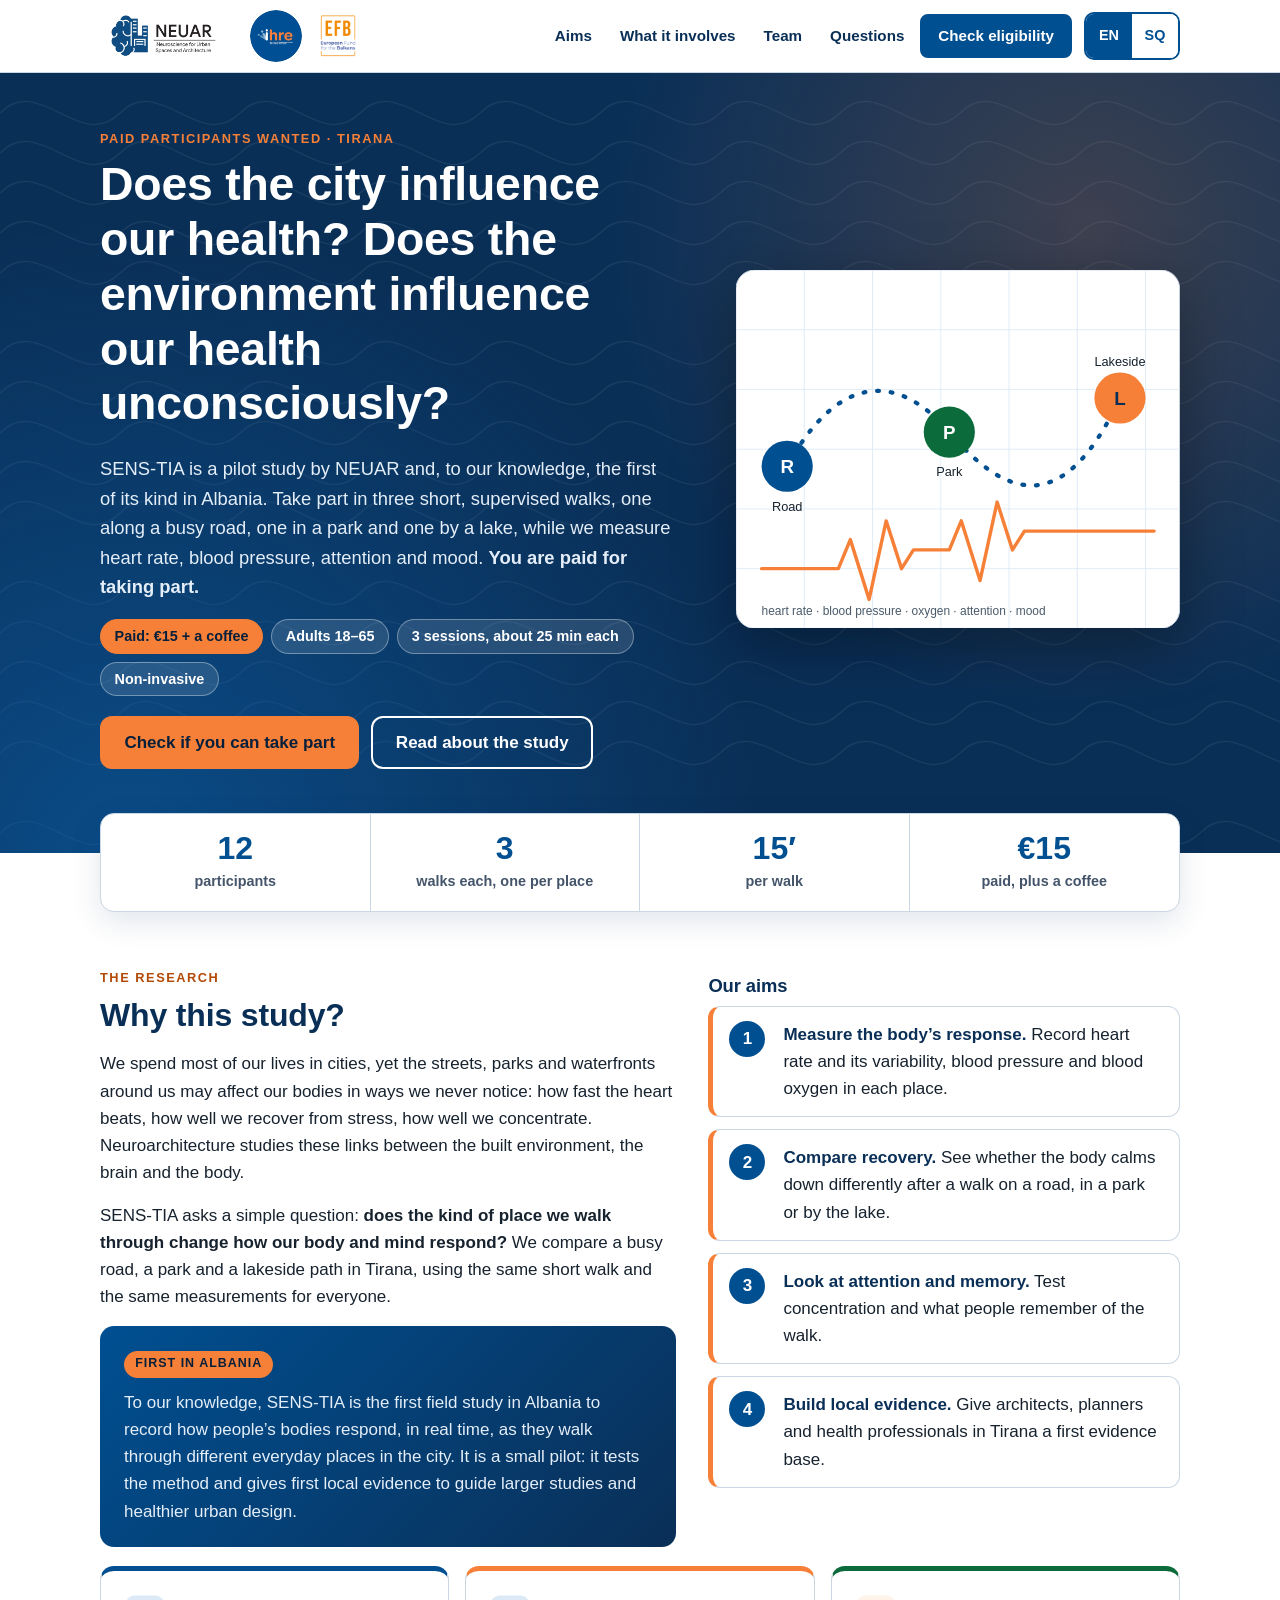
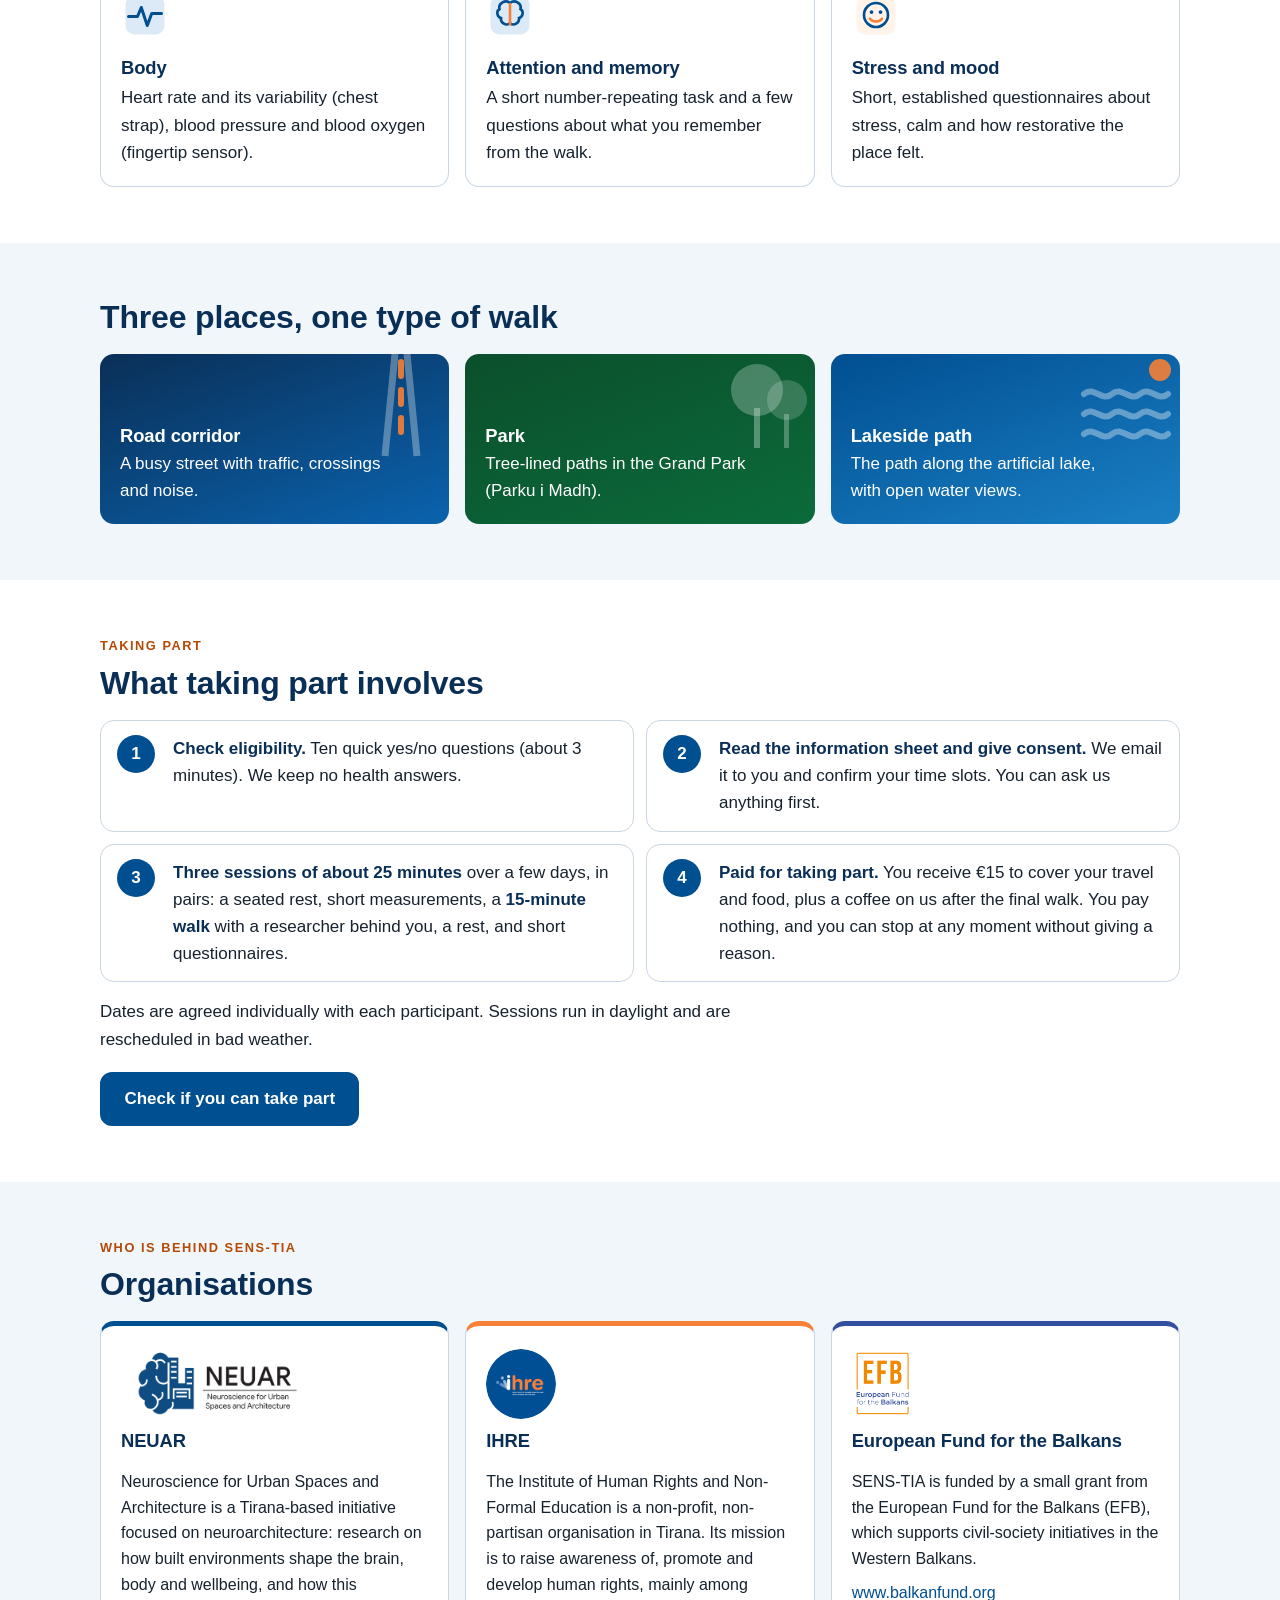
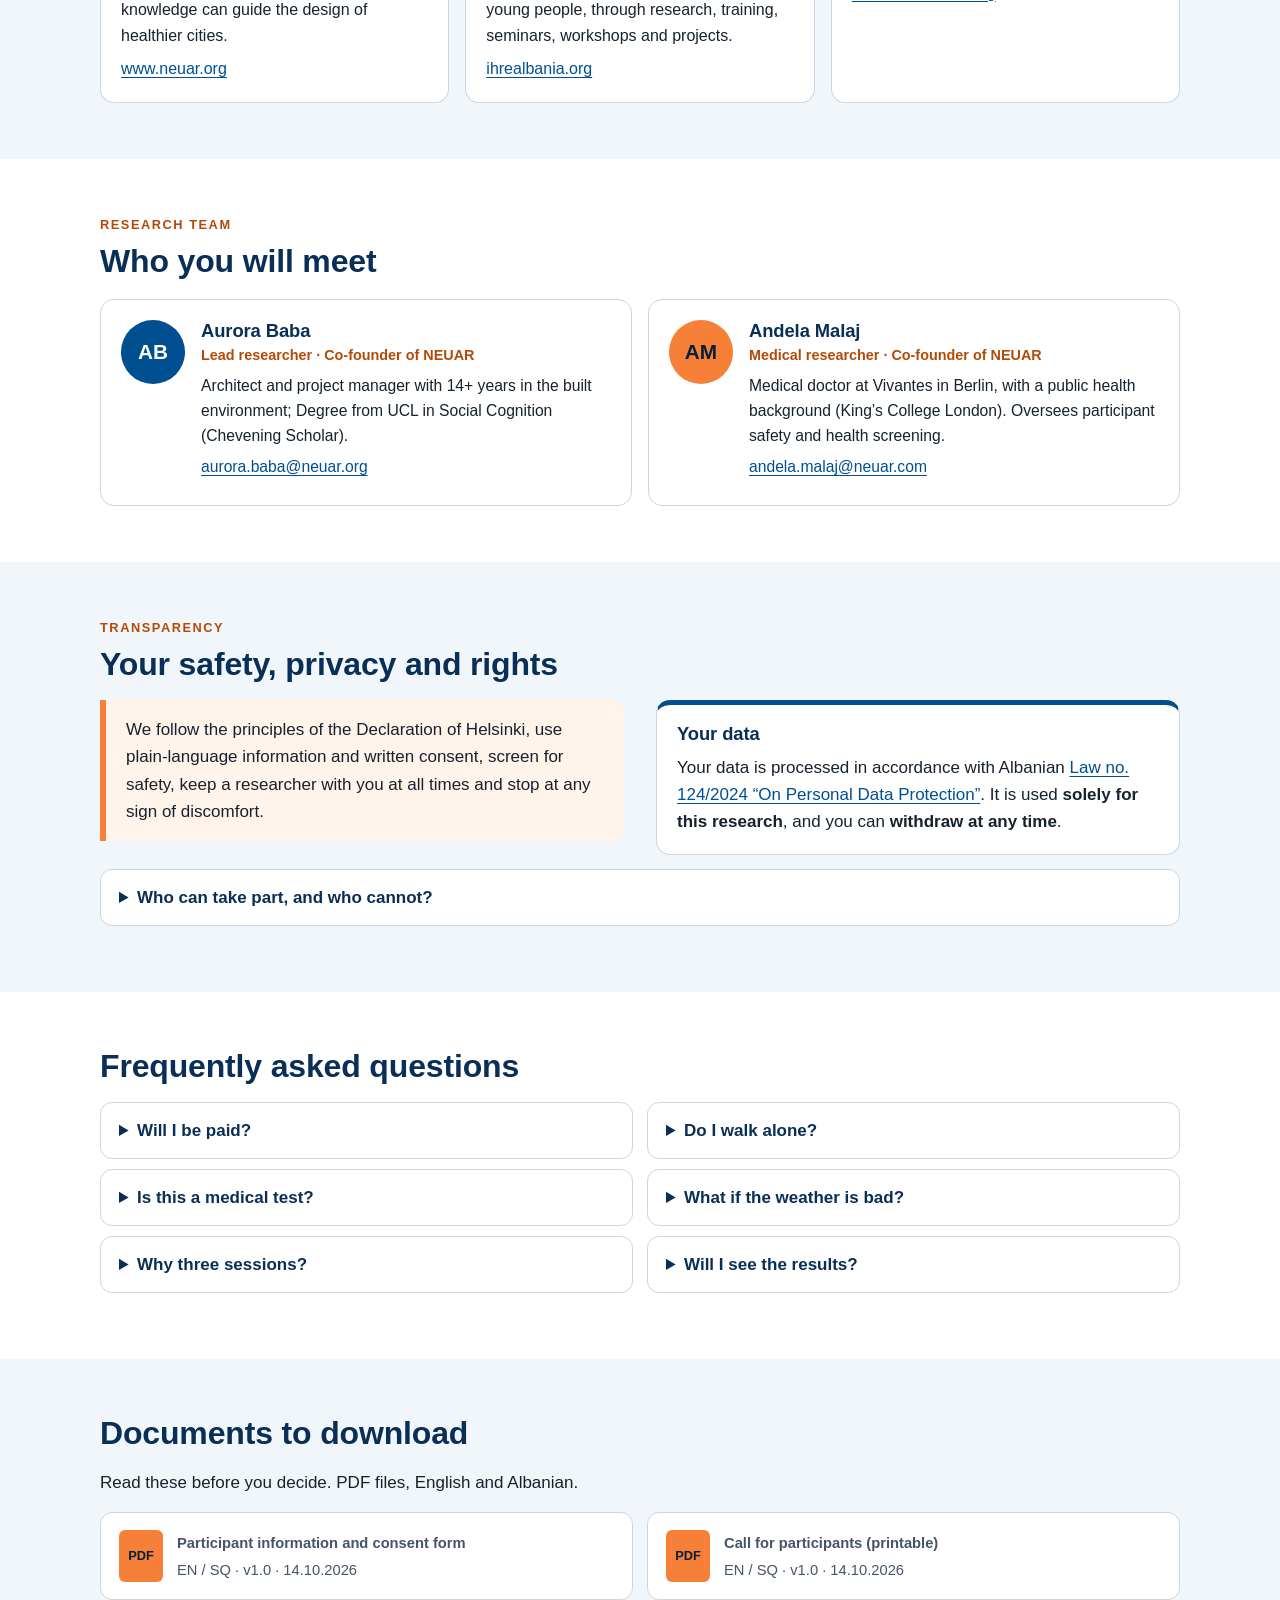
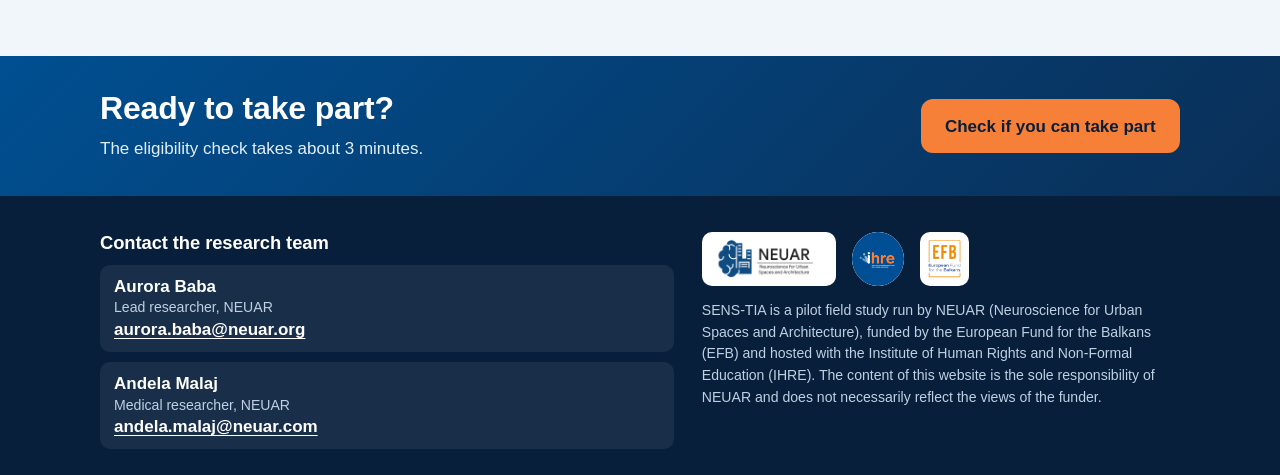
<file: index.html>
<!doctype html>
<html lang="en" data-lang="en">
<head>
<meta charset="utf-8">
<meta name="viewport" content="width=device-width, initial-scale=1">
<title data-en="SENS-TIA: participants wanted in Tirana | NEUAR" data-sq="SENS-TIA: kërkohen pjesëmarrës në Tiranë | NEUAR">SENS-TIA: participants wanted in Tirana | NEUAR</title>
<meta name="description" content="Paid participants aged 18 to 65 wanted for SENS-TIA, a pilot study in Tirana on how a busy road, a park and a lakeside path affect heart rate, blood pressure and mood.">
<meta name="theme-color" content="#0A2F57">
<meta property="og:type" content="website">
<meta property="og:title" content="SENS-TIA: participants wanted in Tirana | NEUAR"><meta property="og:description" content="Paid participants aged 18 to 65 wanted for SENS-TIA, a pilot study in Tirana on how a busy road, a park and a lakeside path affect heart rate, blood pressure and mood."><meta property="og:image" content="assets/img/share.png">
<link rel="icon" href="assets/img/favicon.svg" type="image/svg+xml">
<link rel="stylesheet" href="assets/style.css">
</head><body>
<a class="skip" href="#main"><span lang="en" data-l="en">Skip to main content</span><span lang="sq" data-l="sq">Kalo te përmbajtja kryesore</span></a>
<header class="top">
 <div class="wrap">
  <div class="logos">
   <a href="index.html" aria-label="NEUAR, SENS-TIA home"><img src="assets/img/neuar.png" alt="NEUAR, Neuroscience for Urban Spaces and Architecture" width="134" height="46"></a>
   <img class="round" src="assets/img/ihre.png" alt="IHRE, Institute of Human Rights and Non-Formal Education" width="52" height="52">
   <img src="assets/img/efb.png" alt="EFB, European Fund for the Balkans" width="41" height="46">
  </div>
  <nav class="main" aria-label="Main">
   <a href="index.html#aims"><span lang="en" data-l="en">Aims</span><span lang="sq" data-l="sq">Qëllimet</span></a>
   <a href="index.html#involves"><span lang="en" data-l="en">What it involves</span><span lang="sq" data-l="sq">Çfarë përfshin</span></a>
   <a href="index.html#team"><span lang="en" data-l="en">Team</span><span lang="sq" data-l="sq">Ekipi</span></a>
   <a href="index.html#faq"><span lang="en" data-l="en">Questions</span><span lang="sq" data-l="sq">Pyetje</span></a>
   <a class="btn" style="min-height:44px;padding:.4rem 1rem" href="screening.html"><span lang="en" data-l="en">Check eligibility</span><span lang="sq" data-l="sq">Kontrollo përshtatshmërinë</span></a>
   <div class="lang" role="group" aria-label="Language / Gjuha"><button type="button" data-set="en" aria-pressed="true" lang="en">EN</button><button type="button" data-set="sq" aria-pressed="false" lang="sq">SQ</button></div>
  </nav>
 </div>
</header>
<main id="main">
<section class="hero" aria-labelledby="h1">
 <div class="wrap grid">
  <div>
   <p class="eyebrow"><span lang="en" data-l="en">Paid participants wanted · Tirana</span><span lang="sq" data-l="sq">Kërkohen pjesëmarrës me pagesë · Tiranë</span></p>
   <h1 id="h1"><span lang="en" data-l="en">Does the city influence our health? Does the environment influence our health unconsciously?</span><span lang="sq" data-l="sq">A ndikon qyteti në shëndetin tonë? A ndikon mjedisi në shëndetin tonë pa e vënë re?</span></h1>
   <p class="lede"><span lang="en" data-l="en">SENS-TIA is a pilot study by NEUAR and, to our knowledge, the first of its kind in Albania. Take part in three short, supervised walks, one along a busy road, one in a park and one by a lake, while we measure heart rate, blood pressure, attention and mood. <strong>You are paid for taking part.</strong></span><span lang="sq" data-l="sq">SENS-TIA është një studim pilot i NEUAR dhe, sa dimë ne, i pari i këtij lloji në Shqipëri. Merrni pjesë në tri ecje të shkurtra me mbikëqyrje, një në një rrugë me trafik, një në park dhe një buzë liqenit, ndërsa matim ritmin e zemrës, tensionin, vëmendjen dhe humorin. <strong>Do të paguheni për të marrë pjesë.</strong></span></p>
   <ul class="chips">
    <li class="pay"><span lang="en" data-l="en">Paid: €15 + a coffee</span><span lang="sq" data-l="sq">Me pagesë: 15 € + një kafe</span></li><li><span lang="en" data-l="en">Adults 18–65</span><span lang="sq" data-l="sq">Të rritur 18–65 vjeç</span></li><li><span lang="en" data-l="en">3 sessions, about 25 min each</span><span lang="sq" data-l="sq">3 seanca, rreth 25 min secila</span></li><li><span lang="en" data-l="en">Non-invasive</span><span lang="sq" data-l="sq">Jo-invazive</span></li>
   </ul>
   <div class="btns">
    <a class="btn accent" href="screening.html"><span lang="en" data-l="en">Check if you can take part</span><span lang="sq" data-l="sq">Kontrolloni nëse mund të merrni pjesë</span></a>
    <a class="btn ghost" href="#aims"><span lang="en" data-l="en">Read about the study</span><span lang="sq" data-l="sq">Lexoni për studimin</span></a>
   </div>
  </div>
  <div><svg class="art" viewBox="0 0 520 420" role="img" aria-labelledby="ht hd" xmlns="http://www.w3.org/2000/svg">
<title id="ht">Illustration of the study design</title>
<desc id="hd">A walking route linking three places in Tirana: a road, a park and a lakeside path, with a heart-rate trace underneath.</desc>
<rect width="520" height="420" rx="22" fill="#fff" stroke="#C9D6E3"/>
<g fill="none" stroke="#DCE9F6" stroke-width="1"><path d="M0 70H520M0 140H520M0 210H520M0 280H520M0 350H520M80 0V420M160 0V420M240 0V420M320 0V420M400 0V420M480 0V420"/></g>
<path d="M60 230 C120 120 190 120 250 190 S380 300 450 150" fill="none" stroke="#004F91" stroke-width="5" stroke-linecap="round" stroke-dasharray="2 14"/>
<g>
 <circle cx="60" cy="230" r="30" fill="#004F91"/><text x="60" y="238" text-anchor="middle" font-family="Arial,Helvetica,sans-serif" font-weight="700" font-size="22" fill="#fff">R</text>
 <circle cx="250" cy="190" r="30" fill="#0B6B3A"/><text x="250" y="198" text-anchor="middle" font-family="Arial,Helvetica,sans-serif" font-weight="700" font-size="22" fill="#fff">P</text>
 <circle cx="450" cy="150" r="30" fill="#F68037"/><text x="450" y="158" text-anchor="middle" font-family="Arial,Helvetica,sans-serif" font-weight="700" font-size="22" fill="#0A2F57">L</text>
</g>
<g font-family="Arial,Helvetica,sans-serif" font-size="15" fill="#16222E" font-weight="500">
 <text x="60" y="282" text-anchor="middle">Road</text><text x="250" y="242" text-anchor="middle">Park</text><text x="450" y="112" text-anchor="middle">Lakeside</text>
</g>
<path d="M30 350 H120 l14 -34 l22 70 l20 -92 l18 56 l14 -22 H250 l14 -34 l22 70 l20 -92 l18 56 l14 -22 H490" fill="none" stroke="#F68037" stroke-width="4" stroke-linejoin="round" stroke-linecap="round"/>
<text x="30" y="404" font-family="Arial,Helvetica,sans-serif" font-size="14" fill="#4A5A6A">heart rate · blood pressure · oxygen · attention · mood</text>
</svg></div>
 </div>
</section>

<div class="statband"><div class="wrap"><div class="stats" role="list">
 <div class="stat" role="listitem"><b>12</b><span><span lang="en" data-l="en">participants</span><span lang="sq" data-l="sq">pjesëmarrës</span></span></div>
 <div class="stat" role="listitem"><b>3</b><span><span lang="en" data-l="en">walks each, one per place</span><span lang="sq" data-l="sq">ecje secili, një për vend</span></span></div>
 <div class="stat" role="listitem"><b>15′</b><span><span lang="en" data-l="en">per walk</span><span lang="sq" data-l="sq">për ecje</span></span></div>
 <div class="stat" role="listitem"><b>€15</b><span><span lang="en" data-l="en">paid, plus a coffee</span><span lang="sq" data-l="sq">me pagesë, plus një kafe</span></span></div>
</div></div></div>

<section id="aims" aria-labelledby="h-aims">
 <div class="wrap two">
  <div>
   <p class="eyebrow"><span lang="en" data-l="en">The research</span><span lang="sq" data-l="sq">Kërkimi</span></p>
   <h2 id="h-aims"><span lang="en" data-l="en">Why this study?</span><span lang="sq" data-l="sq">Pse ky studim?</span></h2>
   <div lang="en" data-l="en"><p>We spend most of our lives in cities, yet the streets, parks and waterfronts around us may affect our bodies in ways we never notice: how fast the heart beats, how well we recover from stress, how well we concentrate. Neuroarchitecture studies these links between the built environment, the brain and the body.</p><p>SENS-TIA asks a simple question: <strong>does the kind of place we walk through change how our body and mind respond?</strong> We compare a busy road, a park and a lakeside path in Tirana, using the same short walk and the same measurements for everyone.</p></div><div lang="sq" data-l="sq"><p>Ne e kalojmë pjesën më të madhe të jetës në qytete, megjithatë rrugët, parqet dhe bregu i ujit rreth nesh mund të ndikojnë në trupin tonë në mënyra që nuk i vëmë re: sa shpejt rreh zemra, sa mirë rimëkëmbemi nga stresi, sa mirë përqendrohemi. Neuroarkitektura studion këto lidhje mes mjedisit të ndërtuar, trurit dhe trupit.</p><p>SENS-TIA parashtron një pyetje të thjeshtë: <strong>a e ndryshon lloji i vendit ku ecim mënyrën si përgjigjen trupi dhe mendja?</strong> Krahasojmë një rrugë me trafik, një park dhe një shteg buzë liqenit në Tiranë, me të njëjtën ecje të shkurtër dhe të njëjtat matje për këdo.</p></div>
   <div class="callout" style="margin-top:1rem"><span class="tag"><span lang="en" data-l="en">First in Albania</span><span lang="sq" data-l="sq">I pari në Shqipëri</span></span>
    <div lang="en" data-l="en"><p>To our knowledge, SENS-TIA is the first field study in Albania to record how people’s bodies respond, in real time, as they walk through different everyday places in the city. It is a small pilot: it tests the method and gives first local evidence to guide larger studies and healthier urban design.</p></div><div lang="sq" data-l="sq"><p>Sa dimë ne, SENS-TIA është studimi i parë në terren në Shqipëri që regjistron si përgjigjet trupi i njerëzve, në kohë reale, ndërsa ecin nëpër vende të ndryshme të përditshme të qytetit. Është një pilot i vogël: teston metodën dhe jep dëshmi të para lokale për të udhëhequr studime më të mëdha dhe dizajn urban më të shëndetshëm.</p></div>
   </div>
  </div>
  <div>
   <h3 style="margin-top:.4rem"><span lang="en" data-l="en">Our aims</span><span lang="sq" data-l="sq">Qëllimet tona</span></h3>
   <ol class="aims">
    <li><div><span lang="en" data-l="en"><b>Measure the body’s response.</b> Record heart rate and its variability, blood pressure and blood oxygen in each place.</span><span lang="sq" data-l="sq"><b>Të masim përgjigjen e trupit.</b> Të regjistrojmë ritmin e zemrës dhe ndryshueshmërinë e tij, tensionin dhe oksigjenin në gjak në çdo vend.</span></div></li>
    <li><div><span lang="en" data-l="en"><b>Compare recovery.</b> See whether the body calms down differently after a walk on a road, in a park or by the lake.</span><span lang="sq" data-l="sq"><b>Të krahasojmë rimëkëmbjen.</b> Të shohim nëse trupi qetësohet ndryshe pas një ecjeje në rrugë, në park ose buzë liqenit.</span></div></li>
    <li><div><span lang="en" data-l="en"><b>Look at attention and memory.</b> Test concentration and what people remember of the walk.</span><span lang="sq" data-l="sq"><b>Të shohim vëmendjen dhe kujtesën.</b> Të testojmë përqendrimin dhe çfarë kujtojnë njerëzit nga ecja.</span></div></li>
    <li><div><span lang="en" data-l="en"><b>Build local evidence.</b> Give architects, planners and health professionals in Tirana a first evidence base.</span><span lang="sq" data-l="sq"><b>Të ndërtojmë dëshmi lokale.</b> Të ofrojmë një bazë të parë dëshmish për arkitektët, planifikuesit dhe profesionistët e shëndetit në Tiranë.</span></div></li>
   </ol>
  </div>
 </div>
 <div class="wrap">
  <div class="cards">
   <div class="card"><svg viewBox="0 0 64 64" aria-hidden="true"><rect x="6" y="6" width="52" height="52" rx="12" fill="#DCE9F6"/><path d="M10 34h12l5-12 8 24 6-16h13" stroke="#004F91" stroke-width="4" fill="none" stroke-linecap="round" stroke-linejoin="round"/></svg><h3><span lang="en" data-l="en">Body</span><span lang="sq" data-l="sq">Trupi</span></h3><p><span lang="en" data-l="en">Heart rate and its variability (chest strap), blood pressure and blood oxygen (fingertip sensor).</span><span lang="sq" data-l="sq">Ritmi i zemrës dhe ndryshueshmëria e tij (rrip në gjoks), tensioni dhe oksigjeni në gjak (sensor në gisht).</span></p></div>
   <div class="card o"><svg viewBox="0 0 64 64" aria-hidden="true"><rect x="6" y="6" width="52" height="52" rx="12" fill="#DCE9F6"/><path d="M32 16c-6-5-16 0-14 8-5 3-3 11 2 12-1 7 7 11 12 7 5 4 13 0 12-7 5-1 7-9 2-12 2-8-8-13-14-8z" fill="none" stroke="#004F91" stroke-width="3.5"/><path d="M32 16v30" stroke="#F68037" stroke-width="3.5"/></svg><h3><span lang="en" data-l="en">Attention and memory</span><span lang="sq" data-l="sq">Vëmendja dhe kujtesa</span></h3><p><span lang="en" data-l="en">A short number-repeating task and a few questions about what you remember from the walk.</span><span lang="sq" data-l="sq">Një detyrë e shkurtër përsëritjeje numrash dhe disa pyetje për atë që kujtoni nga ecja.</span></p></div>
   <div class="card g"><svg viewBox="0 0 64 64" aria-hidden="true"><rect x="6" y="6" width="52" height="52" rx="12" fill="#FFF3EA"/><circle cx="32" cy="32" r="16" fill="none" stroke="#004F91" stroke-width="3.5"/><circle cx="26" cy="28" r="2.5" fill="#004F91"/><circle cx="38" cy="28" r="2.5" fill="#004F91"/><path d="M24 37c4 5 12 5 16 0" stroke="#F68037" stroke-width="3.5" fill="none" stroke-linecap="round"/></svg><h3><span lang="en" data-l="en">Stress and mood</span><span lang="sq" data-l="sq">Stresi dhe humori</span></h3><p><span lang="en" data-l="en">Short, established questionnaires about stress, calm and how restorative the place felt.</span><span lang="sq" data-l="sq">Pyetësorë të shkurtër dhe të njohur për stresin, qetësinë dhe sa çlodhës ishte vendi.</span></p></div>
  </div>
 </div>
</section>

<section class="alt" id="places" aria-labelledby="h-places">
 <div class="wrap">
  <h2 id="h-places"><span lang="en" data-l="en">Three places, one type of walk</span><span lang="sq" data-l="sq">Tre vende, një lloj ecjeje</span></h2>
  <div class="places">
   <div class="place p-road"><svg viewBox="0 0 110 110" aria-hidden="true"><path d="M40 108 L50 6 M72 108 L62 6" stroke="#fff" stroke-opacity=".35" stroke-width="7" fill="none"/><path d="M56 14v14M56 42v14M56 70v14" stroke="#F68037" stroke-width="6" stroke-linecap="round"/></svg><h3><span lang="en" data-l="en">Road corridor</span><span lang="sq" data-l="sq">Korridori i rrugës</span></h3><p><span lang="en" data-l="en">A busy street with traffic, crossings and noise.</span><span lang="sq" data-l="sq">Një rrugë e ngarkuar me trafik, kalime këmbësorësh dhe zhurmë.</span></p></div>
   <div class="place p-park"><svg viewBox="0 0 110 110" aria-hidden="true"><circle cx="46" cy="42" r="26" fill="#fff" fill-opacity=".28"/><circle cx="76" cy="52" r="20" fill="#fff" fill-opacity=".2"/><rect x="43" y="60" width="6" height="40" fill="#fff" fill-opacity=".35"/><rect x="73" y="66" width="5" height="34" fill="#fff" fill-opacity=".3"/></svg><h3><span lang="en" data-l="en">Park</span><span lang="sq" data-l="sq">Parku</span></h3><p><span lang="en" data-l="en">Tree-lined paths in the Grand Park (Parku i Madh).</span><span lang="sq" data-l="sq">Shtigje me pemë në Parkun e Madh.</span></p></div>
   <div class="place p-lake"><svg viewBox="0 0 110 110" aria-hidden="true"><path d="M8 46c10-9 18 9 28 0s18 9 28 0 18 9 28 0M8 66c10-9 18 9 28 0s18 9 28 0 18 9 28 0M8 86c10-9 18 9 28 0s18 9 28 0 18 9 28 0" stroke="#fff" stroke-opacity=".4" stroke-width="6" fill="none" stroke-linecap="round"/><circle cx="84" cy="22" r="11" fill="#F68037"/></svg><h3><span lang="en" data-l="en">Lakeside path</span><span lang="sq" data-l="sq">Shtegu buzë liqenit</span></h3><p><span lang="en" data-l="en">The path along the artificial lake, with open water views.</span><span lang="sq" data-l="sq">Shtegu buzë liqenit artificial, me pamje të hapur drejt ujit.</span></p></div>
  </div>
 </div>
</section>

<section id="involves" aria-labelledby="h-inv">
 <div class="wrap">
  <p class="eyebrow"><span lang="en" data-l="en">Taking part</span><span lang="sq" data-l="sq">Pjesëmarrja</span></p>
  <h2 id="h-inv"><span lang="en" data-l="en">What taking part involves</span><span lang="sq" data-l="sq">Çfarë përfshin pjesëmarrja</span></h2>
  <ol class="steps">
   <li><div><span lang="en" data-l="en"><strong>Check eligibility.</strong> Ten quick yes/no questions (about 3 minutes). We keep no health answers.</span><span lang="sq" data-l="sq"><strong>Kontrolloni përshtatshmërinë.</strong> Dhjetë pyetje të shpejta po/jo (rreth 3 minuta). Nuk ruajmë asnjë përgjigje shëndetësore.</span></div></li>
   <li><div><span lang="en" data-l="en"><strong>Read the information sheet and give consent.</strong> We email it to you and confirm your time slots. You can ask us anything first.</span><span lang="sq" data-l="sq"><strong>Lexoni fletën e informacionit dhe jepni pëlqimin.</strong> Ju e dërgojmë me email dhe konfirmojmë orarin tuaj. Mund të na pyesni çfarëdo më parë.</span></div></li>
   <li><div><span lang="en" data-l="en"><strong>Three sessions of about 25 minutes</strong> over a few days, in pairs: a seated rest, short measurements, a <strong>15-minute walk</strong> with a researcher behind you, a rest, and short questionnaires.</span><span lang="sq" data-l="sq"><strong>Tri seanca prej rreth 25 minutash</strong> gjatë disa ditësh, në çifte: pushim i ulur, matje të shkurtra, një <strong>ecje 15 minutash</strong> me një studiues pas jush, pushim dhe pyetësorë të shkurtër.</span></div></li>
   <li><div><span lang="en" data-l="en"><strong>Paid for taking part.</strong> You receive €15 to cover your travel and food, plus a coffee on us after the final walk. You pay nothing, and you can stop at any moment without giving a reason.</span><span lang="sq" data-l="sq"><strong>Do të paguheni për të marrë pjesë.</strong> Merrni 15 € për të mbuluar udhëtimin dhe ushqimin, plus një kafe nga ne pas ecjes së fundit. Ju nuk paguani asgjë dhe mund të ndaleni në çdo moment pa dhënë arsye.</span></div></li>
  </ol>
  <p style="margin-top:1rem"><span data-fielddates><span lang="en" data-l="en">Dates are agreed individually with each participant.</span><span lang="sq" data-l="sq">Datat dakordësohen individualisht me çdo pjesëmarrës.</span></span> <span lang="en" data-l="en">Sessions run in daylight and are rescheduled in bad weather.</span><span lang="sq" data-l="sq">Seancat zhvillohen ditën dhe riplanifikohen kur moti është i keq.</span></p>
  <div class="btns"><a class="btn" href="screening.html"><span lang="en" data-l="en">Check if you can take part</span><span lang="sq" data-l="sq">Kontrolloni nëse mund të merrni pjesë</span></a></div>
 </div>
</section>

<section class="alt" id="who" aria-labelledby="h-who">
 <div class="wrap">
  <p class="eyebrow"><span lang="en" data-l="en">Who is behind SENS-TIA</span><span lang="sq" data-l="sq">Kush qëndron pas SENS-TIA</span></p>
  <h2 id="h-who"><span lang="en" data-l="en">Organisations</span><span lang="sq" data-l="sq">Organizatat</span></h2>
  <div class="partners">
   <div class="partner"><div class="lg"><img src="assets/img/neuar.png" alt="NEUAR" width="204" height="70"></div>
    <h3>NEUAR</h3>
    <p><span lang="en" data-l="en">Neuroscience for Urban Spaces and Architecture is a Tirana-based initiative focused on neuroarchitecture: research on how built environments shape the brain, body and wellbeing, and how this knowledge can guide the design of healthier cities.</span><span lang="sq" data-l="sq">Neuroscience for Urban Spaces and Architecture është një nismë me bazë në Tiranë që fokusohet te neuroarkitektura: kërkim mbi mënyrën si mjediset e ndërtuara formësojnë trurin, trupin dhe mirëqenien, dhe si ky njohuri mund të udhëheqë dizajnin e qyteteve më të shëndetshme.</span></p>
    <p><a href="https://www.neuar.org" rel="noopener">www.neuar.org</a></p></div>
   <div class="partner"><div class="lg"><img class="round" src="assets/img/ihre.png" alt="IHRE" width="70" height="70"></div>
    <h3>IHRE</h3>
    <p><span lang="en" data-l="en">The Institute of Human Rights and Non-Formal Education is a non-profit, non-partisan organisation in Tirana. Its mission is to raise awareness of, promote and develop human rights, mainly among young people, through research, training, seminars, workshops and projects.</span><span lang="sq" data-l="sq">Instituti i të Drejtave të Njeriut dhe Arsimit Joformal është një organizatë jofitimprurëse dhe jopartiake në Tiranë. Misioni i tij është të ngrejë ndërgjegjësimin, të promovojë dhe të zhvillojë të drejtat e njeriut, kryesisht te të rinjtë, përmes kërkimit, trajnimeve, seminareve, punëtorive dhe projekteve.</span></p>
    <p><a href="https://ihrealbania.org/index.php/identity/" rel="noopener">ihrealbania.org</a></p></div>
   <div class="partner"><div class="lg"><img src="assets/img/efb.png" alt="European Fund for the Balkans" width="62" height="70"></div>
    <h3>European Fund for the Balkans</h3>
    <p><span lang="en" data-l="en">SENS-TIA is funded by a small grant from the European Fund for the Balkans (EFB), which supports civil-society initiatives in the Western Balkans.</span><span lang="sq" data-l="sq">SENS-TIA financohet nga një grant i vogël i Fondit Evropian për Ballkanin (EFB), i cili mbështet nisma të shoqërisë civile në Ballkanin Perëndimor.</span></p>
    <p><a href="https://www.balkanfund.org" rel="noopener">www.balkanfund.org</a></p></div>
  </div>
 </div>
</section>

<section id="team" aria-labelledby="h-team">
 <div class="wrap">
  <p class="eyebrow"><span lang="en" data-l="en">Research team</span><span lang="sq" data-l="sq">Ekipi kërkimor</span></p>
  <h2 id="h-team"><span lang="en" data-l="en">Who you will meet</span><span lang="sq" data-l="sq">Kë do të takoni</span></h2>
  <div class="team">
   <div class="person"><div class="avatar" aria-hidden="true">AB</div><div>
    <h3>Aurora Baba</h3><p class="role"><span lang="en" data-l="en">Lead researcher · Co-founder of NEUAR</span><span lang="sq" data-l="sq">Studiuesja kryesore · Bashkëthemeluese e NEUAR</span></p>
    <p><span lang="en" data-l="en">Architect and project manager with 14+ years in the built environment; Degree from UCL in Social Cognition (Chevening Scholar).</span><span lang="sq" data-l="sq">Arkitekte dhe menaxhere projektesh me mbi 14 vjet përvojë në mjedisin e ndërtuar. Ka përfunduar studime në UCL në Njohjen Shoqërore (Social Cognition) si bursiste Chevening.</span></p>
    <p><a href="mailto:aurora.baba@neuar.org">aurora.baba@neuar.org</a></p></div></div>
   <div class="person"><div class="avatar" aria-hidden="true">AM</div><div>
    <h3>Andela Malaj</h3><p class="role"><span lang="en" data-l="en">Medical researcher · Co-founder of NEUAR</span><span lang="sq" data-l="sq">Studiuese mjekësore · Bashkëthemeluese e NEUAR</span></p>
    <p><span lang="en" data-l="en">Medical doctor at Vivantes in Berlin, with a public health background (King’s College London). Oversees participant safety and health screening.</span><span lang="sq" data-l="sq">Mjeke në spitalin Vivantes në Berlin, me formim në shëndetin publik (King’s College London). Mbikëqyr sigurinë e pjesëmarrësve dhe përzgjedhjen shëndetësore.</span></p>
    <p><a href="mailto:andela.malaj@neuar.com">andela.malaj@neuar.com</a></p></div></div>
  </div>
 </div>
</section>

<section class="alt" id="rights" aria-labelledby="h-rights">
 <div class="wrap">
  <p class="eyebrow"><span lang="en" data-l="en">Transparency</span><span lang="sq" data-l="sq">Transparenca</span></p>
  <h2 id="h-rights"><span lang="en" data-l="en">Your safety, privacy and rights</span><span lang="sq" data-l="sq">Siguria, privatësia dhe të drejtat tuaja</span></h2>
  <div class="two" style="grid-template-columns:1fr 1fr">
   <div class="notice">
    <div lang="en" data-l="en"><p>We follow the principles of the Declaration of Helsinki, use plain-language information and written consent, screen for safety, keep a researcher with you at all times and stop at any sign of discomfort.</p></div><div lang="sq" data-l="sq"><p>Ndjekim parimet e Deklaratës së Helsinkit, përdorim informacion me gjuhë të thjeshtë dhe pëlqim me shkrim, bëjmë përzgjedhje për siguri, mbajmë një studiues me ju gjatë gjithë kohës dhe ndalojmë në çdo shenjë shqetësimi.</p></div>
   </div>
   <div class="infocard">
    <h3><span lang="en" data-l="en">Your data</span><span lang="sq" data-l="sq">Të dhënat tuaja</span></h3>
    <div lang="en" data-l="en"><p>Your data is processed in accordance with Albanian <a href="https://idp.al/wp-content/uploads/2025/04/Law-no.124-2024-DP.pdf" rel="noopener">Law no. 124/2024 “On Personal Data Protection”</a>. It is used <strong>solely for this research</strong>, and you can <strong>withdraw at any time</strong>.</p></div><div lang="sq" data-l="sq"><p>Të dhënat tuaja përpunohen në përputhje me <a href="https://idp.al/wp-content/uploads/2025/04/Law-no.124-2024-DP.pdf" rel="noopener">Ligjin shqiptar nr. 124/2024 “Për mbrojtjen e të dhënave personale”</a>. Ato përdoren <strong>vetëm për këtë kërkim</strong> dhe mund të <strong>tërhiqeni në çdo kohë</strong>.</p></div>
   </div>
  </div>
  <details style="margin-top:14px"><summary><span lang="en" data-l="en">Who can take part, and who cannot?</span><span lang="sq" data-l="sq">Kush mund të marrë pjesë dhe kush jo?</span></summary><div class="in"><div lang="en" data-l="en"><p>Adults aged 18 to 65 who live, work or study in Tirana and can walk steadily for 15 minutes. We cannot include people with heart or breathing conditions, an implanted electronic device, medication that affects heart rate or blood pressure, or pregnancy. This is a safety rule, not a medical judgement.</p></div><div lang="sq" data-l="sq"><p>Të rritur 18–65 vjeç që jetojnë, punojnë ose studiojnë në Tiranë dhe mund të ecin me ritëm të qëndrueshëm për 15 minuta. Nuk mund të përfshijmë persona me sëmundje të zemrës ose të frymëmarrjes, pajisje elektronike të implantuar, ilaçe që ndikojnë në ritmin e zemrës ose tensionin, ose shtatzëni. Është rregull sigurie, jo gjykim mjekësor.</p></div></div></details>
 </div>
</section>

<section id="faq" aria-labelledby="h-faq">
 <div class="wrap">
  <h2 id="h-faq"><span lang="en" data-l="en">Frequently asked questions</span><span lang="sq" data-l="sq">Pyetje të shpeshta</span></h2>
  <div class="faqgrid">
  <div>
  <details><summary><span lang="en" data-l="en">Will I be paid?</span><span lang="sq" data-l="sq">A do të paguhem?</span></summary><div class="in"><div lang="en" data-l="en"><p>Yes. You are paid for taking part: €15 to cover travel and food for the whole study (not per walk), plus a coffee after the final walk, when you complete the last questionnaire. You pay nothing.</p></div><div lang="sq" data-l="sq"><p>Po. Do të paguheni për të marrë pjesë: 15 € për të mbuluar udhëtimin dhe ushqimin për gjithë studimin (jo për çdo ecje), plus një kafe pas ecjes së fundit, kur plotësoni pyetësorin e fundit. Ju nuk paguani asgjë.</p></div></div></details>
  <details><summary><span lang="en" data-l="en">Is this a medical test?</span><span lang="sq" data-l="sq">A është ky një test mjekësor?</span></summary><div class="in"><div lang="en" data-l="en"><p>No. We take research measurements and do not diagnose or give medical advice. If a reading is outside a safe range before a walk, we ask you to rest and may suggest you speak to a doctor.</p></div><div lang="sq" data-l="sq"><p>Jo. Marrim matje kërkimore dhe nuk bëjmë diagnozë as japim këshilla mjekësore. Nëse një matje është jashtë intervalit të sigurt para ecjes, ju kërkojmë të pushoni dhe mund të sugjerojmë të flisni me mjekun.</p></div></div></details>
  <details><summary><span lang="en" data-l="en">Why three sessions?</span><span lang="sq" data-l="sq">Pse tri seanca?</span></summary><div class="in"><div lang="en" data-l="en"><p>Each person walks each of the three places once. Comparing the same people across a road, a park and a lakeside path lets us see how the place, rather than the person, changes the body’s response, which is more reliable with a small group. Before and after each walk we collect the same short mood and memory measures.</p></div><div lang="sq" data-l="sq"><p>Çdo person ecën një herë në secilin nga tre vendet. Krahasimi i të njëjtëve persona në një rrugë, një park dhe një shteg buzë liqenit na lejon të shohim se si vendi, jo personi, ndryshon përgjigjen e trupit, çka është më e besueshme me një grup të vogël. Para dhe pas çdo ecjeje mbledhim të njëjtat matje të shkurtra të humorit dhe kujtesës.</p></div></div></details>
  </div><div>
  <details><summary><span lang="en" data-l="en">Do I walk alone?</span><span lang="sq" data-l="sq">A eci vetëm?</span></summary><div class="in"><div lang="en" data-l="en"><p>You come with another participant but walk separately, with a researcher a few metres behind you. You are never asked to go anywhere alone.</p></div><div lang="sq" data-l="sq"><p>Vini me një pjesëmarrës tjetër por ecni veçmas, me një studiues disa metra pas jush. Nuk ju kërkohet kurrë të shkoni diku vetëm.</p></div></div></details>
  <details><summary><span lang="en" data-l="en">What if the weather is bad?</span><span lang="sq" data-l="sq">Çfarë ndodh nëse moti është i keq?</span></summary><div class="in"><div lang="en" data-l="en"><p>Sessions are postponed in heavy rain, storms, strong wind, extreme heat or high pollution. We reschedule with you.</p></div><div lang="sq" data-l="sq"><p>Seancat shtyhen në shi të fortë, stuhi, erë të fortë, nxehtësi ekstreme ose ndotje të lartë. E riplanifikojmë me ju.</p></div></div></details>
  <details><summary><span lang="en" data-l="en">Will I see the results?</span><span lang="sq" data-l="sq">A do t’i shoh rezultatet?</span></summary><div class="in"><div lang="en" data-l="en"><p>Yes. We plan a public summary and workshop. You may also ask for a plain-language summary of your own readings; this is never a diagnosis.</p></div><div lang="sq" data-l="sq"><p>Po. Planifikojmë një përmbledhje publike dhe një punëtori. Mund të kërkoni edhe një përmbledhje të thjeshtë të matjeve tuaja; kjo nuk është kurrë diagnozë.</p></div></div></details>
  </div></div>
 </div>
</section>

<section class="alt" id="docs" aria-labelledby="h-docs">
 <div class="wrap">
  <h2 id="h-docs"><span lang="en" data-l="en">Documents to download</span><span lang="sq" data-l="sq">Dokumente për shkarkim</span></h2>
  <p><span lang="en" data-l="en">Read these before you decide. PDF files, English and Albanian.</span><span lang="sq" data-l="sq">Lexojini përpara se të vendosni. Skedarë PDF, anglisht dhe shqip.</span></p>
  <div class="docs">
   <a class="doc" href="docs/SENS-TIA_Participant_Information_and_Consent_v1.0.pdf" target="_blank" rel="noopener"><i>PDF</i><div><strong><span lang="en" data-l="en">Participant information and consent form</span><span lang="sq" data-l="sq">Informacioni për pjesëmarrësin dhe formulari i pëlqimit</span></strong><span>EN / SQ · v1.0 · 14.10.2026</span></div></a>
   <a class="doc" href="docs/SENS-TIA_Call_for_Participants_v1.0.pdf" target="_blank" rel="noopener"><i>PDF</i><div><strong><span lang="en" data-l="en">Call for participants (printable)</span><span lang="sq" data-l="sq">Thirrje për pjesëmarrës (për printim)</span></strong><span>EN / SQ · v1.0 · 14.10.2026</span></div></a>
  </div>
 </div>
</section>

<div class="cta"><div class="wrap">
 <div><h2><span lang="en" data-l="en">Ready to take part?</span><span lang="sq" data-l="sq">Gati për të marrë pjesë?</span></h2><p><span lang="en" data-l="en">The eligibility check takes about 3 minutes.</span><span lang="sq" data-l="sq">Kontrolli i përshtatshmërisë zgjat rreth 3 minuta.</span></p></div>
 <a class="btn accent" href="screening.html"><span lang="en" data-l="en">Check if you can take part</span><span lang="sq" data-l="sq">Kontrolloni nëse mund të merrni pjesë</span></a>
</div></div>
</main><footer>
 <div class="wrap">
  <div class="fgrid">
   <div>
    <h2><span lang="en" data-l="en">Contact the research team</span><span lang="sq" data-l="sq">Kontakti me ekipin kërkimor</span></h2>
    <div class="contacts">
     <div><b>Aurora Baba</b><span><span lang="en" data-l="en">Lead researcher, NEUAR</span><span lang="sq" data-l="sq">Studiuesja kryesore, NEUAR</span></span><a href="mailto:aurora.baba@neuar.org">aurora.baba@neuar.org</a></div>
     <div><b>Andela Malaj</b><span><span lang="en" data-l="en">Medical researcher, NEUAR</span><span lang="sq" data-l="sq">Studiuese mjekësore, NEUAR</span></span><a href="mailto:andela.malaj@neuar.com">andela.malaj@neuar.com</a></div>
    </div>
   </div>
   <div>
    <div class="logos">
     <img src="assets/img/neuar.png" alt="NEUAR" width="134" height="54">
     <img class="round" src="assets/img/ihre.png" alt="IHRE" width="54" height="54">
     <img src="assets/img/efb.png" alt="European Fund for the Balkans" width="48" height="54">
    </div>
    <small><span lang="en" data-l="en">SENS-TIA is a pilot field study run by NEUAR (Neuroscience for Urban Spaces and Architecture), funded by the European Fund for the Balkans (EFB) and hosted with the Institute of Human Rights and Non-Formal Education (IHRE). The content of this website is the sole responsibility of NEUAR and does not necessarily reflect the views of the funder.</span><span lang="sq" data-l="sq">SENS-TIA është një studim pilot në terren i zhvilluar nga NEUAR (Neuroscience for Urban Spaces and Architecture), i financuar nga Fondi Evropian për Ballkanin (EFB) dhe i pritur me Institutin e të Drejtave të Njeriut dhe Arsimit Joformal (IHRE). Përmbajtja e kësaj faqeje është përgjegjësi vetëm e NEUAR dhe nuk pasqyron domosdoshmërisht qëndrimet e financuesit.</span></small>
   </div>
  </div>
 </div>
</footer>
<script src="assets/config.js"></script>
<script src="assets/app.js"></script>
</body></html>
</file>
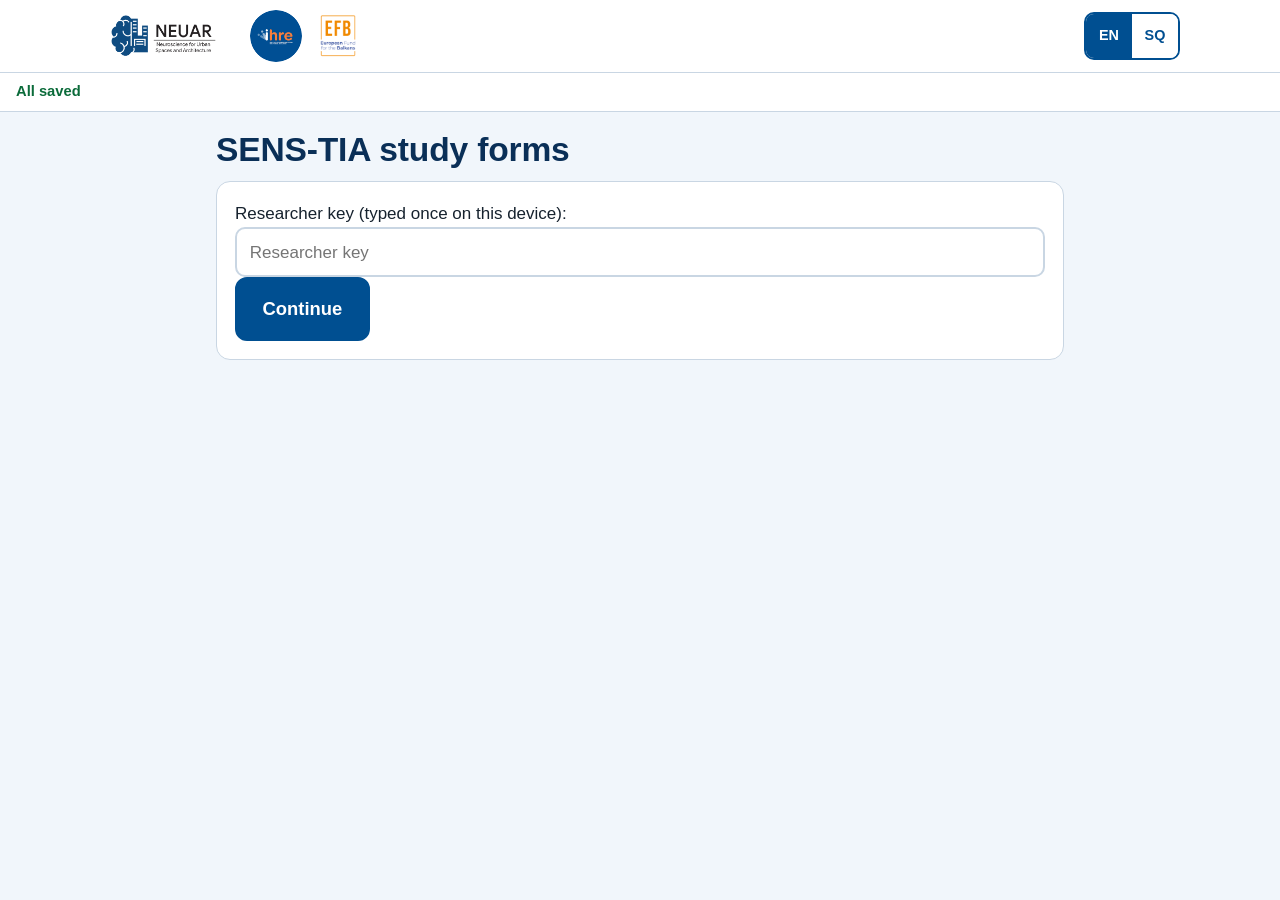
<file: study/index.html>
<!doctype html>
<html lang="en" data-lang="en">
<head>
<meta charset="utf-8">
<meta name="viewport" content="width=device-width, initial-scale=1, viewport-fit=cover">
<meta name="robots" content="noindex, nofollow">
<meta name="theme-color" content="#0A2F57">
<title>SENS-TIA study forms</title>
<link rel="icon" href="../assets/img/favicon.svg" type="image/svg+xml">
<link rel="stylesheet" href="../assets/style.css">
<link rel="stylesheet" href="study.css">
</head>
<body class="study">
<header class="top">
 <div class="wrap">
  <div class="logos">
   <img src="../assets/img/neuar.png" alt="NEUAR" width="134" height="46">
   <img class="round" src="../assets/img/ihre.png" alt="IHRE" width="52" height="52">
   <img src="../assets/img/efb.png" alt="EFB" width="41" height="46">
  </div>
  <nav class="main" aria-label="Language">
   <div class="lang" role="group" aria-label="Language / Gjuha"><button type="button" data-set="en" aria-pressed="true" lang="en">EN</button><button type="button" data-set="sq" aria-pressed="false" lang="sq">SQ</button></div>
  </nav>
 </div>
</header>
<div class="sbar" id="bar" role="status" aria-live="polite"></div>
<main class="s" id="app"><p>Loading…</p></main>
<noscript><p style="padding:20px">This page needs JavaScript.</p></noscript>
<script src="../assets/config.js"></script>
<script src="spec.js"></script>
<script src="study.js"></script>
</body>
</html>
</file>
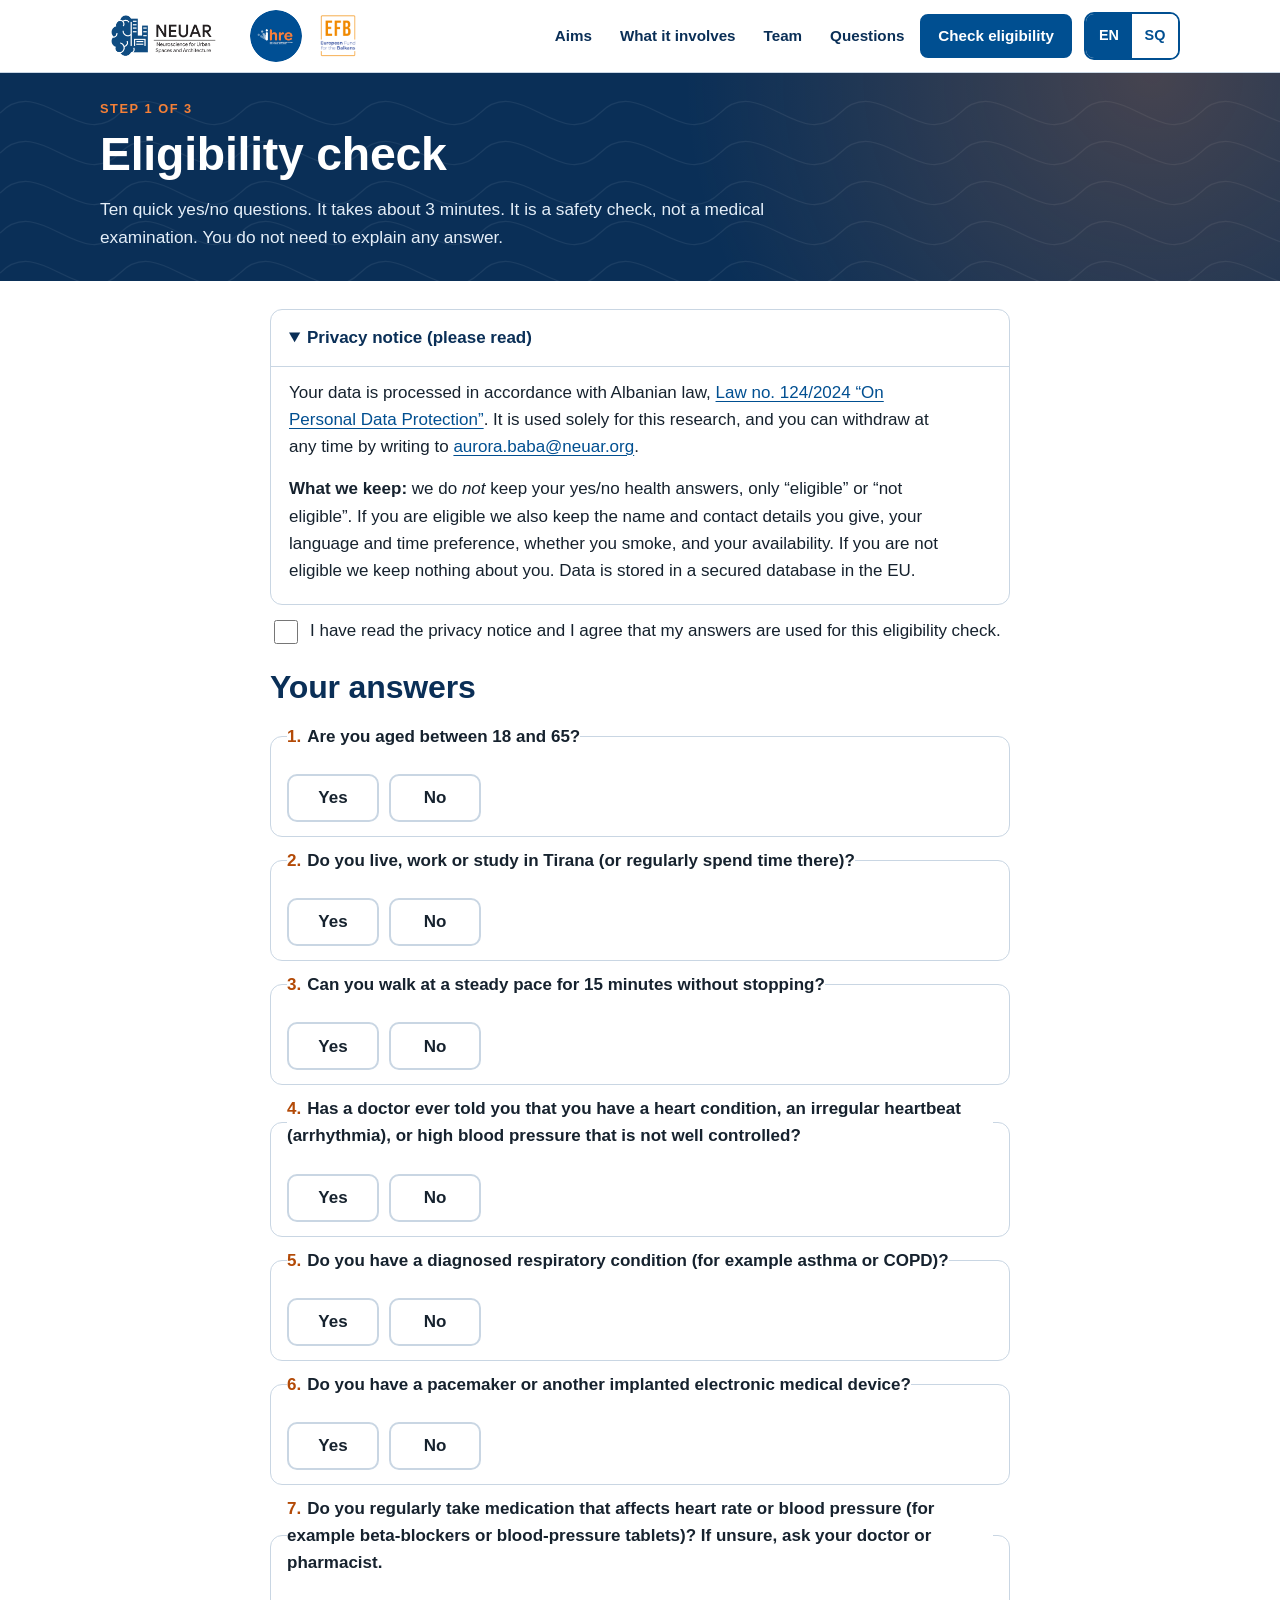
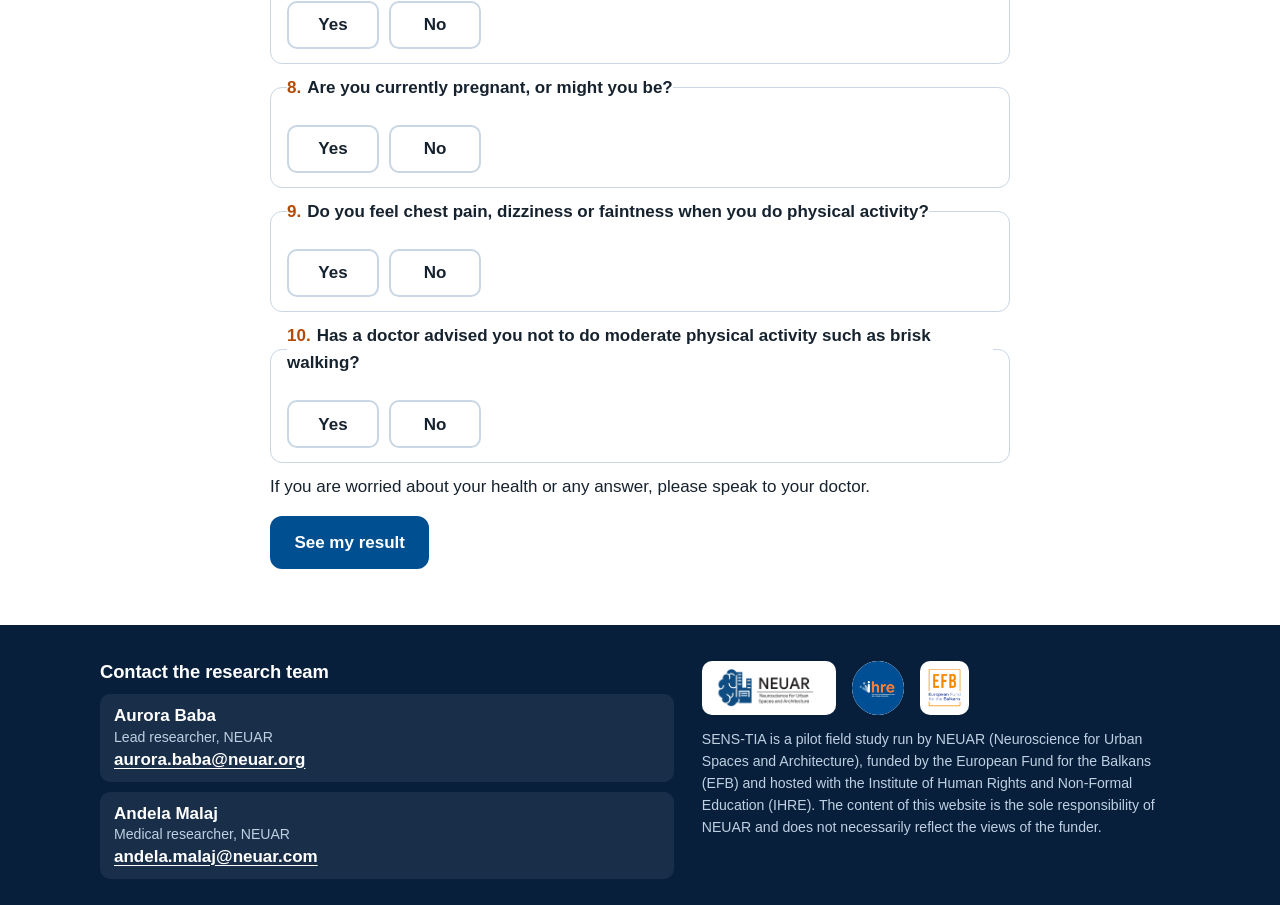
<file: screening.html>
<!doctype html>
<html lang="en" data-lang="en">
<head>
<meta charset="utf-8">
<meta name="viewport" content="width=device-width, initial-scale=1">
<title data-en="Check eligibility | SENS-TIA" data-sq="Kontrolloni përshtatshmërinë | SENS-TIA">Check eligibility | SENS-TIA</title>
<meta name="description" content="A short, private eligibility check for the SENS-TIA walking study in Tirana.">
<meta name="theme-color" content="#0A2F57">
<meta property="og:type" content="website">
<meta property="og:title" content="Check eligibility | SENS-TIA"><meta property="og:description" content="A short, private eligibility check for the SENS-TIA walking study in Tirana."><meta property="og:image" content="assets/img/share.png">
<link rel="icon" href="assets/img/favicon.svg" type="image/svg+xml">
<link rel="stylesheet" href="assets/style.css">
</head><body>
<a class="skip" href="#main"><span lang="en" data-l="en">Skip to main content</span><span lang="sq" data-l="sq">Kalo te përmbajtja kryesore</span></a>
<header class="top">
 <div class="wrap">
  <div class="logos">
   <a href="index.html" aria-label="NEUAR, SENS-TIA home"><img src="assets/img/neuar.png" alt="NEUAR, Neuroscience for Urban Spaces and Architecture" width="134" height="46"></a>
   <img class="round" src="assets/img/ihre.png" alt="IHRE, Institute of Human Rights and Non-Formal Education" width="52" height="52">
   <img src="assets/img/efb.png" alt="EFB, European Fund for the Balkans" width="41" height="46">
  </div>
  <nav class="main" aria-label="Main">
   <a href="index.html#aims"><span lang="en" data-l="en">Aims</span><span lang="sq" data-l="sq">Qëllimet</span></a>
   <a href="index.html#involves"><span lang="en" data-l="en">What it involves</span><span lang="sq" data-l="sq">Çfarë përfshin</span></a>
   <a href="index.html#team"><span lang="en" data-l="en">Team</span><span lang="sq" data-l="sq">Ekipi</span></a>
   <a href="index.html#faq"><span lang="en" data-l="en">Questions</span><span lang="sq" data-l="sq">Pyetje</span></a>
   <a class="btn" style="min-height:44px;padding:.4rem 1rem" href="screening.html" aria-current="page"><span lang="en" data-l="en">Check eligibility</span><span lang="sq" data-l="sq">Kontrollo përshtatshmërinë</span></a>
   <div class="lang" role="group" aria-label="Language / Gjuha"><button type="button" data-set="en" aria-pressed="true" lang="en">EN</button><button type="button" data-set="sq" aria-pressed="false" lang="sq">SQ</button></div>
  </nav>
 </div>
</header>
<main id="main">
<section class="pagehero"><div class="wrap">
 <p class="eyebrow"><span lang="en" data-l="en">Step 1 of 3</span><span lang="sq" data-l="sq">Hapi 1 nga 3</span></p>
 <h1><span lang="en" data-l="en">Eligibility check</span><span lang="sq" data-l="sq">Kontrolli i përshtatshmërisë</span></h1>
 <p class="lede"><span lang="en" data-l="en">Ten quick yes/no questions. It takes about 3 minutes. It is a safety check, not a medical examination. You do not need to explain any answer.</span><span lang="sq" data-l="sq">Dhjetë pyetje të shpejta po/jo. Zgjat rreth 3 minuta. Është kontroll sigurie, jo ekzaminim mjekësor. Nuk keni nevojë të shpjegoni asnjë përgjigje.</span></p>
</div></section>
<section style="padding:28px 0 56px"><div class="wrap formbox">
 <p class="testmode" id="testmode" hidden><strong>TEST MODE</strong> · The database is not connected yet. Nothing is saved.</p>
 <details open><summary><span lang="en" data-l="en">Privacy notice (please read)</span><span lang="sq" data-l="sq">Njoftimi i privatësisë (ju lutemi lexojeni)</span></summary><div class="in"><div lang="en" data-l="en"><p>Your data is processed in accordance with Albanian law, <a href="https://idp.al/wp-content/uploads/2025/04/Law-no.124-2024-DP.pdf" target="_blank" rel="noopener">Law no. 124/2024 “On Personal Data Protection”</a>. It is used solely for this research, and you can withdraw at any time by writing to <a data-contact="CONTACT_EMAIL" href="#">[contact email]</a>.</p><p><strong>What we keep:</strong> we do <em>not</em> keep your yes/no health answers, only “eligible” or “not eligible”. If you are eligible we also keep the name and contact details you give, your language and time preference, whether you smoke, and your availability. If you are not eligible we keep nothing about you. Data is stored in a secured database in the EU.</p></div><div lang="sq" data-l="sq"><p>Të dhënat tuaja përpunohen sipas ligjit shqiptar, <a href="https://idp.al/wp-content/uploads/2025/04/Law-no.124-2024-DP.pdf" target="_blank" rel="noopener">Ligji nr. 124/2024 “Për mbrojtjen e të dhënave personale”</a>. Ato përdoren vetëm për këtë kërkim dhe mund të tërhiqeni në çdo kohë duke shkruar te <a data-contact="CONTACT_EMAIL" href="#">[email kontakti]</a>.</p><p><strong>Çfarë ruajmë:</strong> <em>nuk</em> i ruajmë përgjigjet po/jo për shëndetin, vetëm “i përshtatshëm” ose “jo i përshtatshëm”. Nëse jeni i përshtatshëm ruajmë edhe emrin dhe kontaktin që jepni, gjuhën dhe orarin e preferuar, nëse pini duhan dhe disponueshmërinë. Nëse nuk jeni i përshtatshëm nuk ruajmë asgjë për ju. Të dhënat ruhen në një bazë të sigurt në BE.</p></div></div></details>
 <div class="summary" id="summary" role="alert" tabindex="-1"><strong><span lang="en" data-l="en">Please fix the following:</span><span lang="sq" data-l="sq">Ju lutemi korrigjoni sa vijon:</span></strong><ul id="summary-list"></ul></div>
 <form id="screen" novalidate autocomplete="on">
  <div class="hp" aria-hidden="true"><label>Website<input type="text" id="website" name="website" tabindex="-1" autocomplete="off"></label></div>
  <div class="check"><input type="checkbox" id="consent"><label for="consent"><span lang="en" data-l="en">I have read the privacy notice and I agree that my answers are used for this eligibility check.</span><span lang="sq" data-l="sq">I kam lexuar njoftimin e privatësisë dhe jam dakord që përgjigjet e mia përdoren për këtë kontroll përshtatshmërie.</span></label></div>
  <div id="step1"><h2 style="margin-top:1.4rem"><span lang="en" data-l="en">Your answers</span><span lang="sq" data-l="sq">Përgjigjet tuaja</span></h2>
  <fieldset class="q" id="fq1"><legend><span class="n">1.</span><span lang="en" data-l="en">Are you aged between 18 and 65?</span><span lang="sq" data-l="sq">A jeni mes 18 dhe 65 vjeç?</span></legend>
 <div class="opts"><div class="opt"><input type="radio" id="q1y" name="q1" value="yes" required><label for="q1y"><span lang="en" data-l="en">Yes</span><span lang="sq" data-l="sq">Po</span></label></div>
 <div class="opt"><input type="radio" id="q1n" name="q1" value="no"><label for="q1n"><span lang="en" data-l="en">No</span><span lang="sq" data-l="sq">Jo</span></label></div></div></fieldset>
<fieldset class="q" id="fq2"><legend><span class="n">2.</span><span lang="en" data-l="en">Do you live, work or study in Tirana (or regularly spend time there)?</span><span lang="sq" data-l="sq">A jetoni, punoni ose studioni në Tiranë (ose kaloni rregullisht kohë aty)?</span></legend>
 <div class="opts"><div class="opt"><input type="radio" id="q2y" name="q2" value="yes" required><label for="q2y"><span lang="en" data-l="en">Yes</span><span lang="sq" data-l="sq">Po</span></label></div>
 <div class="opt"><input type="radio" id="q2n" name="q2" value="no"><label for="q2n"><span lang="en" data-l="en">No</span><span lang="sq" data-l="sq">Jo</span></label></div></div></fieldset>
<fieldset class="q" id="fq3"><legend><span class="n">3.</span><span lang="en" data-l="en">Can you walk at a steady pace for 15 minutes without stopping?</span><span lang="sq" data-l="sq">A mund të ecni me ritëm të qëndrueshëm për 15 minuta pa u ndalur?</span></legend>
 <div class="opts"><div class="opt"><input type="radio" id="q3y" name="q3" value="yes" required><label for="q3y"><span lang="en" data-l="en">Yes</span><span lang="sq" data-l="sq">Po</span></label></div>
 <div class="opt"><input type="radio" id="q3n" name="q3" value="no"><label for="q3n"><span lang="en" data-l="en">No</span><span lang="sq" data-l="sq">Jo</span></label></div></div></fieldset>
<fieldset class="q" id="fq4"><legend><span class="n">4.</span><span lang="en" data-l="en">Has a doctor ever told you that you have a heart condition, an irregular heartbeat (arrhythmia), or high blood pressure that is not well controlled?</span><span lang="sq" data-l="sq">A ju ka thënë ndonjëherë mjeku se keni sëmundje të zemrës, aritmi (rrahje të parregullta të zemrës) ose tension të lartë të gjakut që nuk kontrollohet mirë?</span></legend>
 <div class="opts"><div class="opt"><input type="radio" id="q4y" name="q4" value="yes" required><label for="q4y"><span lang="en" data-l="en">Yes</span><span lang="sq" data-l="sq">Po</span></label></div>
 <div class="opt"><input type="radio" id="q4n" name="q4" value="no"><label for="q4n"><span lang="en" data-l="en">No</span><span lang="sq" data-l="sq">Jo</span></label></div></div></fieldset>
<fieldset class="q" id="fq5"><legend><span class="n">5.</span><span lang="en" data-l="en">Do you have a diagnosed respiratory condition (for example asthma or COPD)?</span><span lang="sq" data-l="sq">A keni një gjendje të diagnostikuar të frymëmarrjes (p.sh. astmë ose BPOK)?</span></legend>
 <div class="opts"><div class="opt"><input type="radio" id="q5y" name="q5" value="yes" required><label for="q5y"><span lang="en" data-l="en">Yes</span><span lang="sq" data-l="sq">Po</span></label></div>
 <div class="opt"><input type="radio" id="q5n" name="q5" value="no"><label for="q5n"><span lang="en" data-l="en">No</span><span lang="sq" data-l="sq">Jo</span></label></div></div></fieldset>
<fieldset class="q" id="fq6"><legend><span class="n">6.</span><span lang="en" data-l="en">Do you have a pacemaker or another implanted electronic medical device?</span><span lang="sq" data-l="sq">A keni stimulues kardiak (pacemaker) ose pajisje tjetër elektronike mjekësore të implantuar?</span></legend>
 <div class="opts"><div class="opt"><input type="radio" id="q6y" name="q6" value="yes" required><label for="q6y"><span lang="en" data-l="en">Yes</span><span lang="sq" data-l="sq">Po</span></label></div>
 <div class="opt"><input type="radio" id="q6n" name="q6" value="no"><label for="q6n"><span lang="en" data-l="en">No</span><span lang="sq" data-l="sq">Jo</span></label></div></div></fieldset>
<fieldset class="q" id="fq7"><legend><span class="n">7.</span><span lang="en" data-l="en">Do you regularly take medication that affects heart rate or blood pressure (for example beta-blockers or blood-pressure tablets)? If unsure, ask your doctor or pharmacist.</span><span lang="sq" data-l="sq">A merrni rregullisht ilaçe që ndikojnë në ritmin e zemrës ose në tension (p.sh. beta-bllokues ose tableta për tension)? Nëse nuk jeni të sigurt, pyesni mjekun ose farmacistin.</span></legend>
 <div class="opts"><div class="opt"><input type="radio" id="q7y" name="q7" value="yes" required><label for="q7y"><span lang="en" data-l="en">Yes</span><span lang="sq" data-l="sq">Po</span></label></div>
 <div class="opt"><input type="radio" id="q7n" name="q7" value="no"><label for="q7n"><span lang="en" data-l="en">No</span><span lang="sq" data-l="sq">Jo</span></label></div></div></fieldset>
<fieldset class="q" id="fq8"><legend><span class="n">8.</span><span lang="en" data-l="en">Are you currently pregnant, or might you be?</span><span lang="sq" data-l="sq">A jeni shtatzënë aktualisht, ose mund të jeni?</span></legend>
 <div class="opts"><div class="opt"><input type="radio" id="q8y" name="q8" value="yes" required><label for="q8y"><span lang="en" data-l="en">Yes</span><span lang="sq" data-l="sq">Po</span></label></div>
 <div class="opt"><input type="radio" id="q8n" name="q8" value="no"><label for="q8n"><span lang="en" data-l="en">No</span><span lang="sq" data-l="sq">Jo</span></label></div></div></fieldset>
<fieldset class="q" id="fq9"><legend><span class="n">9.</span><span lang="en" data-l="en">Do you feel chest pain, dizziness or faintness when you do physical activity?</span><span lang="sq" data-l="sq">A ndieni dhimbje në gjoks, marramendje ose humbje ndjenjash gjatë aktivitetit fizik?</span></legend>
 <div class="opts"><div class="opt"><input type="radio" id="q9y" name="q9" value="yes" required><label for="q9y"><span lang="en" data-l="en">Yes</span><span lang="sq" data-l="sq">Po</span></label></div>
 <div class="opt"><input type="radio" id="q9n" name="q9" value="no"><label for="q9n"><span lang="en" data-l="en">No</span><span lang="sq" data-l="sq">Jo</span></label></div></div></fieldset>
<fieldset class="q" id="fq10"><legend><span class="n">10.</span><span lang="en" data-l="en">Has a doctor advised you not to do moderate physical activity such as brisk walking?</span><span lang="sq" data-l="sq">A ju ka këshilluar mjeku të mos bëni aktivitet fizik të moderuar, si ecja e shpejtë?</span></legend>
 <div class="opts"><div class="opt"><input type="radio" id="q10y" name="q10" value="yes" required><label for="q10y"><span lang="en" data-l="en">Yes</span><span lang="sq" data-l="sq">Po</span></label></div>
 <div class="opt"><input type="radio" id="q10n" name="q10" value="no"><label for="q10n"><span lang="en" data-l="en">No</span><span lang="sq" data-l="sq">Jo</span></label></div></div></fieldset>
  <p><span lang="en" data-l="en">If you are worried about your health or any answer, please speak to your doctor.</span><span lang="sq" data-l="sq">Nëse jeni të shqetësuar për shëndetin tuaj ose për ndonjë përgjigje, flisni me mjekun tuaj.</span></p>
  <button type="button" class="btn" id="go1"><span lang="en" data-l="en">See my result</span><span lang="sq" data-l="sq">Shiko rezultatin tim</span></button></div>

  <div id="step2" hidden>
   <hr style="border:0;border-top:1px solid var(--line);margin:2rem 0">
   <p class="eyebrow"><span lang="en" data-l="en">Step 2 of 3</span><span lang="sq" data-l="sq">Hapi 2 nga 3</span></p>
   <h2><span lang="en" data-l="en">Good news: you may be eligible</span><span lang="sq" data-l="sq">Lajm i mirë: mund të jeni i përshtatshëm</span></h2>
   <p><span lang="en" data-l="en">Please leave your details so we can send you the information sheet and consent form. You are not committing to anything yet.</span><span lang="sq" data-l="sq">Ju lutemi lini të dhënat tuaja që t’ju dërgojmë fletën e informacionit dhe formularin e pëlqimit. Nuk keni marrë ende asnjë angazhim.</span></p>
   <div class="field"><label class="l" for="name"><span lang="en" data-l="en">Your name</span><span lang="sq" data-l="sq">Emri juaj</span></label><input type="text" id="name" name="name" autocomplete="name"></div>
   <div class="field"><label class="l" for="email"><span lang="en" data-l="en">Email</span><span lang="sq" data-l="sq">Email</span></label><span class="hint"><span lang="en" data-l="en">We will write to you at this address to confirm your time slots.</span><span lang="sq" data-l="sq">Do t’ju shkruajmë në këtë adresë për të konfirmuar orarin tuaj.</span></span><input type="email" id="email" name="email" autocomplete="email"></div>
   <div class="field"><label class="l" for="phone"><span lang="en" data-l="en">Phone (optional)</span><span lang="sq" data-l="sq">Telefon (opsional)</span></label><input type="tel" id="phone" name="phone" autocomplete="tel"></div>
   <div class="field"><label class="l" for="language"><span lang="en" data-l="en">Language for materials and instructions</span><span lang="sq" data-l="sq">Gjuha e materialeve dhe udhëzimeve</span></label><select id="language" name="language"><option value="sq">Shqip</option><option value="en">English</option></select></div>
   <div class="field"><label class="l" for="time_pref"><span lang="en" data-l="en">Which time of day suits you best?</span><span lang="sq" data-l="sq">Cila pjesë e ditës ju përshtatet më mirë?</span></label><select id="time_pref" name="time_pref"><option value="morning"><span lang="en" data-l="en">Morning</span><span lang="sq" data-l="sq">Mëngjes</span></option><option value="midday"><span lang="en" data-l="en">Midday</span><span lang="sq" data-l="sq">Mesditë</span></option><option value="afternoon"><span lang="en" data-l="en">Afternoon</span><span lang="sq" data-l="sq">Pasdite</span></option></select></div>
   <fieldset class="q"><legend><span lang="en" data-l="en">Do you currently smoke (including vaping)? For information only; it does not exclude you.</span><span lang="sq" data-l="sq">A pini duhan aktualisht (përfshirë cigaren elektronike)? Vetëm për informim; nuk ju përjashton.</span></legend>
    <div class="opts"><div class="opt"><input type="radio" id="smy" name="smoker" value="yes"><label for="smy"><span lang="en" data-l="en">Yes</span><span lang="sq" data-l="sq">Po</span></label></div><div class="opt"><input type="radio" id="smn" name="smoker" value="no"><label for="smn"><span lang="en" data-l="en">No</span><span lang="sq" data-l="sq">Jo</span></label></div></div></fieldset>
   <fieldset class="q"><legend><span lang="en" data-l="en">Which days can you usually attend? (tick any)</span><span lang="sq" data-l="sq">Cilat ditë mund të vini zakonisht? (shënoni cilat të doni)</span></legend>
    <div class="opts"><div class="opt"><input type="checkbox" id="av0" name="avail" value="Mon-Fri"><label for="av0"><span lang="en" data-l="en">Mon–Fri</span><span lang="sq" data-l="sq">Hën–Pre</span></label></div><div class="opt"><input type="checkbox" id="av1" name="avail" value="Sat"><label for="av1"><span lang="en" data-l="en">Sat</span><span lang="sq" data-l="sq">Sht</span></label></div><div class="opt"><input type="checkbox" id="av2" name="avail" value="Sun"><label for="av2"><span lang="en" data-l="en">Sun</span><span lang="sq" data-l="sq">Die</span></label></div></div></fieldset>
   <div class="field"><label class="l" for="availnote"><span lang="en" data-l="en">Anything else about your availability (optional)</span><span lang="sq" data-l="sq">Diçka tjetër për disponueshmërinë (opsionale)</span></label><input type="text" id="availnote" maxlength="200"></div>
   <div class="check"><input type="checkbox" id="contactok"><label for="contactok"><span lang="en" data-l="en">I agree that NEUAR may contact me about this study using the details above.</span><span lang="sq" data-l="sq">Jam dakord që NEUAR të më kontaktojë për këtë studim me të dhënat e mësipërme.</span></label></div>
   <button type="submit" class="btn accent" id="send"><span lang="en" data-l="en">Send my details</span><span lang="sq" data-l="sq">Dërgo të dhënat e mia</span></button>
  </div>
 </form>

 <div class="result ok" id="res-ok" role="status"><h2><span lang="en" data-l="en">Thank you, you may be eligible</span><span lang="sq" data-l="sq">Faleminderit, mund të jeni i përshtatshëm</span></h2>
  <div lang="en" data-l="en"><p>We will email you shortly to confirm your time slots and to send the participant information sheet and consent form. Please check your spam folder. Read the documents carefully; you can ask us anything. Nothing starts until you have given consent.</p><p><a href="docs/SENS-TIA_Participant_Information_and_Consent_v1.0.pdf" target="_blank" rel="noopener">Read the information sheet and consent form (PDF)</a></p><p>Questions? Write to <a data-contact="CONTACT_EMAIL" href="#">[contact email]</a>.</p></div><div lang="sq" data-l="sq"><p>Së shpejti do t’ju shkruajmë me email për të konfirmuar orarin tuaj dhe për t’ju dërguar fletën e informacionit dhe formularin e pëlqimit. Kontrolloni edhe dosjen e spamit. Lexojini dokumentet me kujdes; mund të na pyesni çfarëdo. Asgjë nuk fillon pa dhënë pëlqimin.</p><p><a href="docs/SENS-TIA_Participant_Information_and_Consent_v1.0.pdf" target="_blank" rel="noopener">Lexoni fletën e informacionit dhe formularin e pëlqimit (PDF)</a></p><p>Pyetje? Shkruani te <a data-contact="CONTACT_EMAIL" href="#">[email kontakti]</a>.</p></div></div>
 <div class="result no" id="res-no" role="status"><h2><span lang="en" data-l="en">Thank you for your interest</span><span lang="sq" data-l="sq">Faleminderit për interesimin</span></h2>
  <div lang="en" data-l="en"><p>Based on the study criteria we cannot include you in this particular study. This is not a medical judgement and does not mean anything is wrong. If you have any health concerns, please speak to your doctor. Follow NEUAR for the results and the public workshop.</p><p><a class="btn ghost" href="index.html">Back to the home page</a></p></div><div lang="sq" data-l="sq"><p>Bazuar në kriteret e studimit nuk mund t’ju përfshijmë në këtë studim. Nuk është gjykim mjekësor dhe nuk do të thotë se diçka nuk shkon. Nëse keni shqetësime shëndetësore, flisni me mjekun tuaj. Ndiqni NEUAR për rezultatet dhe punëtorinë publike.</p><p><a class="btn ghost" href="index.html">Kthehu në faqen kryesore</a></p></div></div>
 <div class="result no" id="res-err" role="alert" style="border-color:var(--err);background:var(--err-bg)"><h2><span lang="en" data-l="en">Something went wrong</span><span lang="sq" data-l="sq">Diçka shkoi keq</span></h2>
  <p><span lang="en" data-l="en">We could not save your details. Please try again, or write to us at</span><span lang="sq" data-l="sq">Nuk arritëm t’i ruajmë të dhënat tuaja. Provoni përsëri ose na shkruani te</span> <a data-contact="CONTACT_EMAIL" href="#">[contact email]</a>.</p><p><button class="btn" type="button" onclick="location.reload()"><span lang="en" data-l="en">Try again</span><span lang="sq" data-l="sq">Provo përsëri</span></button></p></div>
</div></section>
</main><footer>
 <div class="wrap">
  <div class="fgrid">
   <div>
    <h2><span lang="en" data-l="en">Contact the research team</span><span lang="sq" data-l="sq">Kontakti me ekipin kërkimor</span></h2>
    <div class="contacts">
     <div><b>Aurora Baba</b><span><span lang="en" data-l="en">Lead researcher, NEUAR</span><span lang="sq" data-l="sq">Studiuesja kryesore, NEUAR</span></span><a href="mailto:aurora.baba@neuar.org">aurora.baba@neuar.org</a></div>
     <div><b>Andela Malaj</b><span><span lang="en" data-l="en">Medical researcher, NEUAR</span><span lang="sq" data-l="sq">Studiuese mjekësore, NEUAR</span></span><a href="mailto:andela.malaj@neuar.com">andela.malaj@neuar.com</a></div>
    </div>
   </div>
   <div>
    <div class="logos">
     <img src="assets/img/neuar.png" alt="NEUAR" width="134" height="54">
     <img class="round" src="assets/img/ihre.png" alt="IHRE" width="54" height="54">
     <img src="assets/img/efb.png" alt="European Fund for the Balkans" width="48" height="54">
    </div>
    <small><span lang="en" data-l="en">SENS-TIA is a pilot field study run by NEUAR (Neuroscience for Urban Spaces and Architecture), funded by the European Fund for the Balkans (EFB) and hosted with the Institute of Human Rights and Non-Formal Education (IHRE). The content of this website is the sole responsibility of NEUAR and does not necessarily reflect the views of the funder.</span><span lang="sq" data-l="sq">SENS-TIA është një studim pilot në terren i zhvilluar nga NEUAR (Neuroscience for Urban Spaces and Architecture), i financuar nga Fondi Evropian për Ballkanin (EFB) dhe i pritur me Institutin e të Drejtave të Njeriut dhe Arsimit Joformal (IHRE). Përmbajtja e kësaj faqeje është përgjegjësi vetëm e NEUAR dhe nuk pasqyron domosdoshmërisht qëndrimet e financuesit.</span></small>
   </div>
  </div>
 </div>
</footer>
<script src="assets/config.js"></script>
<script src="assets/app.js"></script>
</body></html>
</file>
<file: assets/style.css>
/* Typeface: Arial (system font; falls back to Liberation Sans / Helvetica) */
:root{
  --blue-950:#071F3B; --blue-900:#0A2F57; --blue-700:#004F91; --blue-600:#0A63AE; --blue-100:#DCE9F6; --blue-50:#F1F6FB;
  --orange-500:#F68037; --orange-700:#B34A07; --orange-50:#FFF3EA;
  --green-700:#0B6B3A; --green-50:#E7F5EC;
  --ink:#16222E; --muted:#44546A; --line:#C9D6E3; --white:#fff;
  --ok:#0B6B3A; --ok-bg:#E7F5EC; --err:#A31515; --err-bg:#FDECEC;
  --radius:14px; --maxw:1120px;
  --font:Arial,"Liberation Sans",Helvetica,sans-serif;
}
*{box-sizing:border-box}
html{scroll-behavior:smooth;scroll-padding-top:96px;-webkit-text-size-adjust:100%}
@media (prefers-reduced-motion:reduce){html{scroll-behavior:auto}*{animation:none!important;transition:none!important}}
body{margin:0;font-family:var(--font);font-size:1.0625rem;line-height:1.6;color:var(--ink);background:#fff}
h1,h2,h3{color:var(--blue-900);line-height:1.18;margin:0 0 .5em;font-weight:700;letter-spacing:-.005em}
h1{font-size:clamp(1.85rem,5.2vw,2.9rem)}
h2{font-size:clamp(1.45rem,3.4vw,2rem)}
h3{font-size:1.15rem}
p{margin:0 0 .9em;max-width:70ch}
a{color:var(--blue-700);text-underline-offset:3px}
a:hover{color:var(--blue-900)}
:focus-visible{outline:3px solid var(--orange-500);outline-offset:3px;border-radius:4px}
.skip{position:absolute;left:-999px;top:0;background:var(--blue-900);color:#fff;padding:.8rem 1.1rem;z-index:100}
.skip:focus{left:8px;top:8px}
.wrap{max-width:var(--maxw);margin:0 auto;padding:0 20px}
section{padding:clamp(30px,5vw,56px) 0}
.alt{background:var(--blue-50)}
.eyebrow{font-weight:700;text-transform:uppercase;letter-spacing:.12em;font-size:.8rem;color:var(--orange-700);margin:0 0 .5rem}
html[data-lang="en"] [data-l="sq"],html[data-lang="sq"] [data-l="en"]{display:none!important}

/* header */
header.top{border-bottom:1px solid var(--line);background:#fff;position:relative;z-index:50}
@media (min-width:821px){header.top{position:sticky;top:0}}
.top .wrap{display:flex;align-items:center;gap:18px;min-height:72px;padding-top:8px;padding-bottom:8px}
.logos{display:flex;align-items:center;gap:16px}
.logos img{display:block;height:46px;width:auto}
.logos img.round{height:52px;width:52px;border-radius:50%}
nav.main{margin-left:auto;display:flex;align-items:center;gap:4px}
nav.main a{padding:.5rem .75rem;border-radius:8px;text-decoration:none;color:var(--blue-900);font-weight:700;font-size:.95rem}
nav.main a:hover{background:var(--blue-50)}
nav.main a.btn,nav.main a.btn:hover{color:#fff}
nav.main a.btn:hover{background:var(--blue-900)}
.lang{display:flex;border:2px solid var(--blue-700);border-radius:10px;overflow:hidden;margin-left:8px}
.lang button{font:inherit;font-weight:700;font-size:.9rem;min-width:46px;min-height:44px;border:0;background:#fff;color:var(--blue-700);cursor:pointer}
.lang button[aria-pressed="true"]{background:var(--blue-700);color:#fff}

/* buttons */
.btn{display:inline-flex;align-items:center;justify-content:center;gap:.5rem;min-height:50px;padding:.7rem 1.4rem;border-radius:12px;border:2px solid var(--blue-700);background:var(--blue-700);color:#fff;font:inherit;font-weight:700;text-decoration:none;cursor:pointer}
.btn:hover{background:var(--blue-900);border-color:var(--blue-900);color:#fff}
.btn.ghost{background:transparent;color:#fff;border-color:#fff}
.btn.ghost:hover{background:rgba(255,255,255,.14);color:#fff}
.btn.ghost.dark{color:var(--blue-700);border-color:var(--blue-700)}
.btn.ghost.dark:hover{background:var(--blue-50);color:var(--blue-900)}
.btn.accent{background:var(--orange-500);border-color:var(--orange-500);color:var(--blue-950)}
.btn.accent:hover{background:#ff9550;border-color:#ff9550;color:var(--blue-950)}
.btns{display:flex;gap:12px;flex-wrap:wrap;margin-top:1.2rem}

/* hero */
.hero{background:var(--blue-900);background-image:radial-gradient(circle at 85% 20%,rgba(246,128,55,.22),transparent 38%),radial-gradient(circle at 10% 100%,rgba(10,99,174,.55),transparent 45%),url("img/pattern.svg");color:#fff;padding:clamp(28px,5vw,56px) 0 clamp(52px,7vw,84px);position:relative;overflow:hidden}
.hero h1{color:#fff;max-width:20ch}
.hero .eyebrow{color:var(--orange-500)}
.hero .grid{display:grid;grid-template-columns:1.15fr .85fr;gap:36px;align-items:center}
.hero .lede{font-size:1.15rem;color:#E4EEF8;max-width:56ch}
.chips{display:flex;gap:8px;flex-wrap:wrap;list-style:none;padding:0;margin:1.1rem 0 0}
.chips li{background:rgba(255,255,255,.12);border:1px solid rgba(255,255,255,.35);border-radius:999px;padding:.3rem .85rem;font-size:.9rem;font-weight:700;color:#fff}
.chips li.pay{background:var(--orange-500);border-color:var(--orange-500);color:var(--blue-950)}
.hero svg.art{width:100%;height:auto;display:block;filter:drop-shadow(0 18px 30px rgba(0,0,0,.35))}
.statband{margin-top:-40px;position:relative;z-index:2}
.stats{display:grid;grid-template-columns:repeat(4,1fr);gap:0;background:#fff;border:1px solid var(--line);border-radius:var(--radius);box-shadow:0 10px 30px rgba(10,47,87,.12);overflow:hidden}
.stat{padding:18px 16px;text-align:center;border-right:1px solid var(--line)}
.stat:last-child{border-right:0}
.stat b{display:block;font-size:2rem;line-height:1;color:var(--blue-700)}
.stat span{display:block;margin-top:6px;font-size:.9rem;color:var(--muted);font-weight:700}

/* layout helpers */
.two{display:grid;grid-template-columns:1.1fr .9fr;gap:32px;align-items:start}
.cards{display:grid;grid-template-columns:repeat(auto-fit,minmax(230px,1fr));gap:16px;margin-top:1.2rem}
.card{background:#fff;border:1px solid var(--line);border-radius:var(--radius);padding:20px;border-top:5px solid var(--blue-700)}
.card.o{border-top-color:var(--orange-500)}
.card.g{border-top-color:var(--green-700)}
.card h3{margin-bottom:.3em}
.card p{margin:0}
.card svg{width:48px;height:48px;margin-bottom:10px}
.aims{list-style:none;margin:0;padding:0;display:grid;gap:12px;counter-reset:a}
.aims li{counter-increment:a;display:grid;grid-template-columns:40px 1fr;gap:14px;background:#fff;border:1px solid var(--line);border-left:5px solid var(--orange-500);border-radius:12px;padding:14px 16px}
.aims li::before{content:counter(a);display:grid;place-items:center;width:36px;height:36px;border-radius:50%;background:var(--blue-700);color:#fff;font-weight:700}
.aims b{color:var(--blue-900)}
.callout{background:linear-gradient(135deg,var(--blue-700),var(--blue-900));color:#fff;border-radius:var(--radius);padding:22px 24px}
.callout h3{color:#fff}
.callout p{color:#E4EEF8;margin:0}
.callout .tag{display:inline-block;background:var(--orange-500);color:var(--blue-950);font-weight:700;font-size:.78rem;letter-spacing:.08em;text-transform:uppercase;border-radius:999px;padding:.2rem .7rem;margin-bottom:.7rem}
.places{display:grid;grid-template-columns:repeat(auto-fit,minmax(240px,1fr));gap:16px;margin-top:1.1rem}
.place{border-radius:var(--radius);padding:20px;color:#fff;min-height:170px;display:flex;flex-direction:column;justify-content:flex-end;position:relative;overflow:hidden}
.place svg{position:absolute;right:-6px;top:-6px;width:110px;height:110px;opacity:.9}
.place h3{color:#fff;margin:0 0 .2em}
.place p{margin:0;color:#fff;max-width:28ch}
.p-road{background:linear-gradient(160deg,#0A2F57,#0A63AE)}
.p-park{background:linear-gradient(160deg,#0B4F2C,#0B6B3A)}
.p-lake{background:linear-gradient(160deg,#004F91,#1B7FC4)}
.steps{list-style:none;counter-reset:s;padding:0;margin:1.1rem 0 0;display:grid;grid-template-columns:repeat(2,1fr);gap:12px}
.steps li{counter-increment:s;display:grid;grid-template-columns:42px 1fr;gap:14px;align-items:start;background:#fff;border:1px solid var(--line);border-radius:var(--radius);padding:14px 16px}
.steps li::before{content:counter(s);display:grid;place-items:center;width:38px;height:38px;border-radius:50%;background:var(--blue-700);color:#fff;font-weight:700}
.steps strong{color:var(--blue-900)}
.partners{display:grid;grid-template-columns:repeat(auto-fit,minmax(280px,1fr));gap:16px;margin-top:1.1rem}
.partner{background:#fff;border:1px solid var(--line);border-radius:var(--radius);padding:20px;display:flex;flex-direction:column;gap:8px;border-top:5px solid var(--blue-700)}
.partner:nth-child(2){border-top-color:var(--orange-500)}
.partner:nth-child(3){border-top-color:#3350A0}
.partner .lg{height:76px;display:flex;align-items:center}
.partner img{height:70px;width:auto}
.partner img.round{width:70px;border-radius:50%}
.partner p{margin:0;font-size:1rem}
.team{display:grid;grid-template-columns:repeat(auto-fit,minmax(300px,1fr));gap:16px;margin-top:1.1rem}
.person{background:#fff;border:1px solid var(--line);border-radius:var(--radius);padding:20px;display:grid;grid-template-columns:64px 1fr;gap:16px}
.avatar{width:64px;height:64px;border-radius:50%;display:grid;place-items:center;background:var(--blue-700);color:#fff;font-weight:700;font-size:1.3rem}
.person:nth-child(2) .avatar{background:var(--orange-500);color:var(--blue-950)}
.person h3{margin:0}
.person .role{color:var(--orange-700);font-weight:700;font-size:.9rem;margin:2px 0 6px}
.person p{margin:0 0 6px;font-size:.98rem}
.notice{border-left:6px solid var(--orange-500);background:var(--orange-50);padding:16px 20px;border-radius:0 var(--radius) var(--radius) 0}
.notice p:last-child{margin-bottom:0}
.infocard{background:#fff;border:1px solid var(--line);border-radius:var(--radius);padding:18px 20px;border-top:5px solid var(--blue-700)}
.infocard p:last-child{margin-bottom:0}
.faqgrid{display:grid;grid-template-columns:repeat(2,1fr);gap:0 14px;align-items:start;margin-top:1rem}
details{background:#fff;border:1px solid var(--line);border-radius:12px;margin:0 0 10px}
summary{cursor:pointer;padding:14px 18px;font-weight:700;color:var(--blue-900);min-height:48px}
details[open] summary{border-bottom:1px solid var(--line)}
details .in{padding:12px 18px 4px}
.docs{display:grid;grid-template-columns:repeat(auto-fit,minmax(260px,1fr));gap:14px;margin-top:1rem}
.doc{display:grid;grid-template-columns:44px 1fr;gap:14px;align-items:center;background:#fff;border:1px solid var(--line);border-radius:12px;padding:16px 18px;text-decoration:none;color:var(--ink)}
.doc:hover{border-color:var(--blue-700);background:var(--blue-50)}
.doc i{display:grid;place-items:center;width:44px;height:52px;border-radius:6px;background:var(--orange-500);color:var(--blue-950);font-style:normal;font-weight:700;font-size:.8rem}
.doc strong{display:block;color:var(--blue-700)}
.doc span{font-size:.92rem;color:var(--muted)}
.cta{background:linear-gradient(135deg,var(--blue-700),var(--blue-900));color:#fff;padding:34px 0}
.cta .wrap{display:flex;gap:20px;align-items:center;justify-content:space-between;flex-wrap:wrap}
.cta h2{color:#fff;margin:0 0 .2em}
.cta p{margin:0;color:#E4EEF8}

/* form */
.formbox{max-width:780px}
fieldset{border:0;padding:0;margin:0 0 20px}
.q{background:#fff;border:1px solid var(--line);border-radius:12px;padding:14px 16px;margin-bottom:10px}
.q legend{padding:0;font-weight:700;color:var(--ink);margin-bottom:10px}
.q .n{color:var(--orange-700);margin-right:6px}
.opts{display:flex;gap:10px;flex-wrap:wrap}
.opt{position:relative}
.opt input{position:absolute;opacity:0;inset:0;width:100%;height:100%;margin:0;cursor:pointer}
.opt label{display:inline-flex;align-items:center;gap:.5rem;min-height:48px;min-width:92px;padding:.5rem 1.1rem;border:2px solid var(--line);border-radius:10px;background:#fff;cursor:pointer;font-weight:700;justify-content:center}
.opt input:checked+label{border-color:var(--blue-700);background:var(--blue-100);color:var(--blue-900)}
.opt input:focus-visible+label{outline:3px solid var(--orange-500);outline-offset:2px}
.field{margin-bottom:16px}
.field label.l{display:block;font-weight:700;margin-bottom:6px;color:var(--blue-900)}
.field .hint{display:block;font-size:.92rem;color:var(--muted);margin-bottom:6px}
input[type=text],input[type=email],input[type=tel],select,textarea{width:100%;font:inherit;padding:.7rem .9rem;border:2px solid #7E92A6;border-radius:10px;background:#fff;color:var(--ink);min-height:50px}
input:focus,select:focus,textarea:focus{border-color:var(--blue-700);outline:3px solid var(--blue-100)}
.check{display:grid;grid-template-columns:28px 1fr;gap:12px;align-items:start;margin:12px 0}
.check input{width:24px;height:24px;margin-top:3px;accent-color:var(--blue-700)}
.invalid{outline:2px solid var(--err);outline-offset:3px;border-radius:10px}
.summary{display:none;background:var(--err-bg);border:2px solid var(--err);border-radius:12px;padding:14px 18px;margin-bottom:18px;color:#5c0b0b}
.summary.on{display:block}
.summary a{color:#5c0b0b;font-weight:700}
.result{display:none;border-radius:var(--radius);padding:22px 24px;margin-top:20px;max-width:780px}
.result.on{display:block}
.result.ok{background:var(--ok-bg);border:2px solid var(--ok)}
.result.no{background:var(--blue-50);border:2px solid var(--blue-700)}
.result h2{font-size:1.5rem}
.testmode{background:var(--orange-50);border:2px dashed var(--orange-700);padding:10px 14px;border-radius:10px;margin:0 0 16px;font-size:.95rem}
.hp{position:absolute;left:-9999px;width:1px;height:1px;overflow:hidden}
.pagehero{background:var(--blue-900);background-image:radial-gradient(circle at 90% 0,rgba(246,128,55,.25),transparent 40%),url("img/pattern.svg");color:#fff;padding:26px 0 30px}
.pagehero h1{color:#fff;margin-bottom:.3em}
.pagehero .lede{color:#E4EEF8;margin:0;font-size:1.08rem}
.pagehero .eyebrow{color:var(--orange-500)}

/* footer */
footer{background:var(--blue-950);color:#E8F0F8;padding:36px 0 26px}
footer a{color:#fff}
footer h2{color:#fff;font-size:1.15rem;margin-bottom:.7rem}
.fgrid{display:grid;grid-template-columns:1.2fr 1fr;gap:28px}
.contacts{display:grid;gap:10px}
.contacts div{background:rgba(255,255,255,.07);border-radius:10px;padding:10px 14px;line-height:1.4}
.contacts b{display:block;color:#fff}
.contacts span{display:block;font-size:.88rem;color:#BFD0E2}
.contacts a{font-weight:700;word-break:break-word}
footer .logos img{background:#fff;border-radius:10px;padding:6px;height:54px}
footer .logos img.round{padding:0;height:54px}
footer small{display:block;margin-top:14px;color:#BFD0E2;max-width:80ch;line-height:1.55;font-size:.88rem}

@media (max-width:860px){
  .hero .grid,.two,.fgrid{grid-template-columns:1fr}
  .hero svg.art{max-width:480px;margin:0 auto}
  .steps,.faqgrid{grid-template-columns:1fr}
  .stats{grid-template-columns:repeat(2,1fr)}
  .stat:nth-child(2){border-right:0}
  .stat:nth-child(-n+2){border-bottom:1px solid var(--line)}
  nav.main a:not(.btn){display:none}
  .top .wrap{flex-wrap:wrap;gap:10px}
  .logos img{height:38px}.logos img.round{height:42px;width:42px}
}
@media (max-width:420px){
  .logos{gap:10px}.logos img{height:32px}.logos img.round{height:36px;width:36px}
  nav.main a.btn{padding:.4rem .7rem;font-size:.85rem;min-height:44px}
  .lang{margin-left:4px}
}
@media print{header.top,nav,.btns,.lang,.cta{display:none}}
</file>
<file: study/study.css>
/* SENS-TIA study page: large touch targets for the tablet, simple cards. Uses tokens from ../assets/style.css */
body.study{background:var(--blue-50)}
.study header.top{position:static}
.sbar{position:sticky;top:0;z-index:40;display:flex;flex-wrap:wrap;gap:6px 14px;align-items:center;justify-content:space-between;padding:7px 16px;font-size:.92rem;background:#fff;border-bottom:1px solid var(--line)}
.sbar .st{font-weight:700}
.sbar .st.ok{color:var(--ok)} .sbar .st.wait{color:var(--orange-700)} .sbar .st.bad{color:var(--err)}
.sbar .who{color:var(--muted)}
.sbar button{font:inherit;font-size:.9rem;min-height:36px;padding:.2rem .8rem;border:1.5px solid var(--blue-700);border-radius:8px;background:#fff;color:var(--blue-700);cursor:pointer;font-weight:700}
main.s{max-width:880px;margin:0 auto;padding:18px 16px 96px}
main.s h1{font-size:clamp(1.5rem,4vw,2.1rem);margin-bottom:.35em}
main.s h2{font-size:1.25rem;margin:1.2em 0 .4em}
.card{background:#fff;border:1px solid var(--line);border-radius:var(--radius);padding:18px;margin:0 0 16px}
.muted{color:var(--muted)}
.badge{display:inline-block;padding:.1rem .55rem;border-radius:999px;font-size:.8rem;font-weight:700;background:var(--blue-100);color:var(--blue-900);vertical-align:middle}
.badge.test{background:var(--orange-50);color:var(--orange-700)}
.sbtn{display:inline-flex;align-items:center;justify-content:center;min-height:50px;padding:.6rem 1.3rem;border-radius:12px;border:2px solid var(--blue-700);background:var(--blue-700);color:#fff;font:inherit;font-weight:700;cursor:pointer}
.sbtn:hover{background:var(--blue-900);border-color:var(--blue-900)}
.sbtn.sec{background:#fff;color:var(--blue-700)}
.sbtn.sec:hover{background:var(--blue-50);color:var(--blue-900)}
.sbtn.big{min-height:64px;font-size:1.15rem;padding:.8rem 1.6rem}
.sbtn[disabled]{opacity:.45;cursor:not-allowed}
.sbtn.link{min-height:36px;padding:.2rem .6rem;border-color:transparent;background:transparent;color:var(--blue-700);text-decoration:underline}
.row{display:flex;gap:12px;flex-wrap:wrap;align-items:center}
input.t,textarea.t,select.t{font:inherit;width:100%;min-height:50px;padding:.5rem .8rem;border:2px solid var(--line);border-radius:10px;background:#fff;color:var(--ink)}
input.code{font-size:1.6rem;letter-spacing:.12em;text-transform:uppercase;max-width:14rem;text-align:center;font-weight:700}
textarea.t{min-height:110px}
.chips{display:flex;gap:8px;flex-wrap:wrap;margin-top:10px}
.chip{border:1.5px solid var(--line);background:#fff;border-radius:999px;padding:.3rem .9rem;font:inherit;font-weight:700;cursor:pointer;min-height:40px}

/* steps */
.steps{list-style:none;margin:0;padding:0}
.steps li{display:flex;gap:12px;align-items:center;justify-content:space-between;padding:12px 0;border-bottom:1px solid var(--line)}
.steps li:last-child{border-bottom:0}
.steps .lbl{flex:1}
.steps .done{color:var(--ok);font-weight:700}
.steps .next .lbl{font-weight:700}
.steps .lock .lbl{color:var(--muted)}

/* questions */
.q{border:0;padding:0;margin:0 0 22px}
.q legend{font-weight:700;padding:0;margin-bottom:9px;line-height:1.4}
.q .n{color:var(--muted);margin-right:.4rem;font-weight:400}
.pick-row{display:grid;grid-template-columns:repeat(auto-fit,minmax(46px,1fr));gap:7px}
.pick-row.txt{grid-template-columns:repeat(auto-fit,minmax(130px,1fr))}
.pick-row.col{grid-template-columns:1fr}
.pick{position:relative}
.pick input{position:absolute;opacity:0;pointer-events:none;inset:0}
.pick label{display:flex;align-items:center;justify-content:center;text-align:center;min-height:52px;padding:.35rem .5rem;border:2px solid var(--line);border-radius:10px;background:#fff;cursor:pointer;font-weight:700;line-height:1.25}
.pick label:hover{border-color:var(--blue-600)}
.pick input:checked + label{background:var(--blue-700);border-color:var(--blue-700);color:#fff}
.pick input:focus-visible + label{outline:3px solid var(--orange-500);outline-offset:2px}
.compact .pick label{min-height:46px;font-size:.95rem}
.anch{display:flex;justify-content:space-between;gap:12px;font-size:.85rem;color:var(--muted);margin-top:5px}
.q.invalid legend{color:var(--err)}
.q.invalid .pick label,.q.invalid input.t,.q.invalid textarea.t{border-color:var(--err)}
.note{background:var(--blue-50);border-radius:10px;padding:.6rem .9rem;font-weight:700;color:var(--blue-900);margin:0 0 14px}
.errsum{background:var(--err-bg);border:2px solid var(--err);color:var(--err);border-radius:12px;padding:.8rem 1rem;margin:0 0 16px;font-weight:700}
.okmsg{background:var(--ok-bg);border:2px solid var(--ok);color:var(--ok);border-radius:12px;padding:.7rem 1rem;font-weight:700}
.walkhead{font-size:.95rem;font-weight:700;color:var(--orange-700);text-transform:uppercase;letter-spacing:.08em;margin:0 0 .3rem}
.sticky-actions{position:sticky;bottom:0;background:linear-gradient(to top,var(--blue-50) 70%,transparent);padding:14px 0 6px;margin-top:10px}

/* log (researcher, phone friendly) */
.loggrid{display:grid;grid-template-columns:repeat(auto-fit,minmax(150px,1fr));gap:10px 12px}
.loggrid .q{margin:0}
.loggrid .q legend,.loggrid label.l{font-weight:700;font-size:.85rem;margin-bottom:4px;display:block}
.loggrid .wide{grid-column:1 / -1}
.loggrid .pick-row{grid-template-columns:repeat(auto-fit,minmax(60px,1fr))}
.loggrid .pick label{min-height:44px}

/* photo test */
.photo{display:block;margin:0 auto 16px;max-width:100%;max-height:56vh;object-fit:contain;border-radius:12px;background:#dde;min-height:120px}
.photo-actions{display:grid;grid-template-columns:1fr 1fr;gap:12px}
.photo-actions .sbtn{min-height:76px;font-size:1.2rem}
.prog{height:8px;background:var(--blue-100);border-radius:6px;overflow:hidden;margin:0 0 14px}
.prog i{display:block;height:100%;background:var(--blue-700)}
.center{text-align:center}
.thanks{font-size:clamp(1.6rem,5vw,2.4rem);color:var(--blue-900);font-weight:700}
.failbox{border:2px solid var(--err);border-radius:12px;padding:12px;margin:10px 0;background:#fff}
.failbox pre{white-space:pre-wrap;word-break:break-word;font-size:.8rem;max-height:200px;overflow:auto}

/* digit span */
.digits{font-size:clamp(1.8rem,7vw,3rem);font-weight:700;letter-spacing:.06em;color:var(--blue-900);line-height:1.3}
.digits.ans{font-size:clamp(1.3rem,5vw,2rem);color:var(--muted)}
</file>
